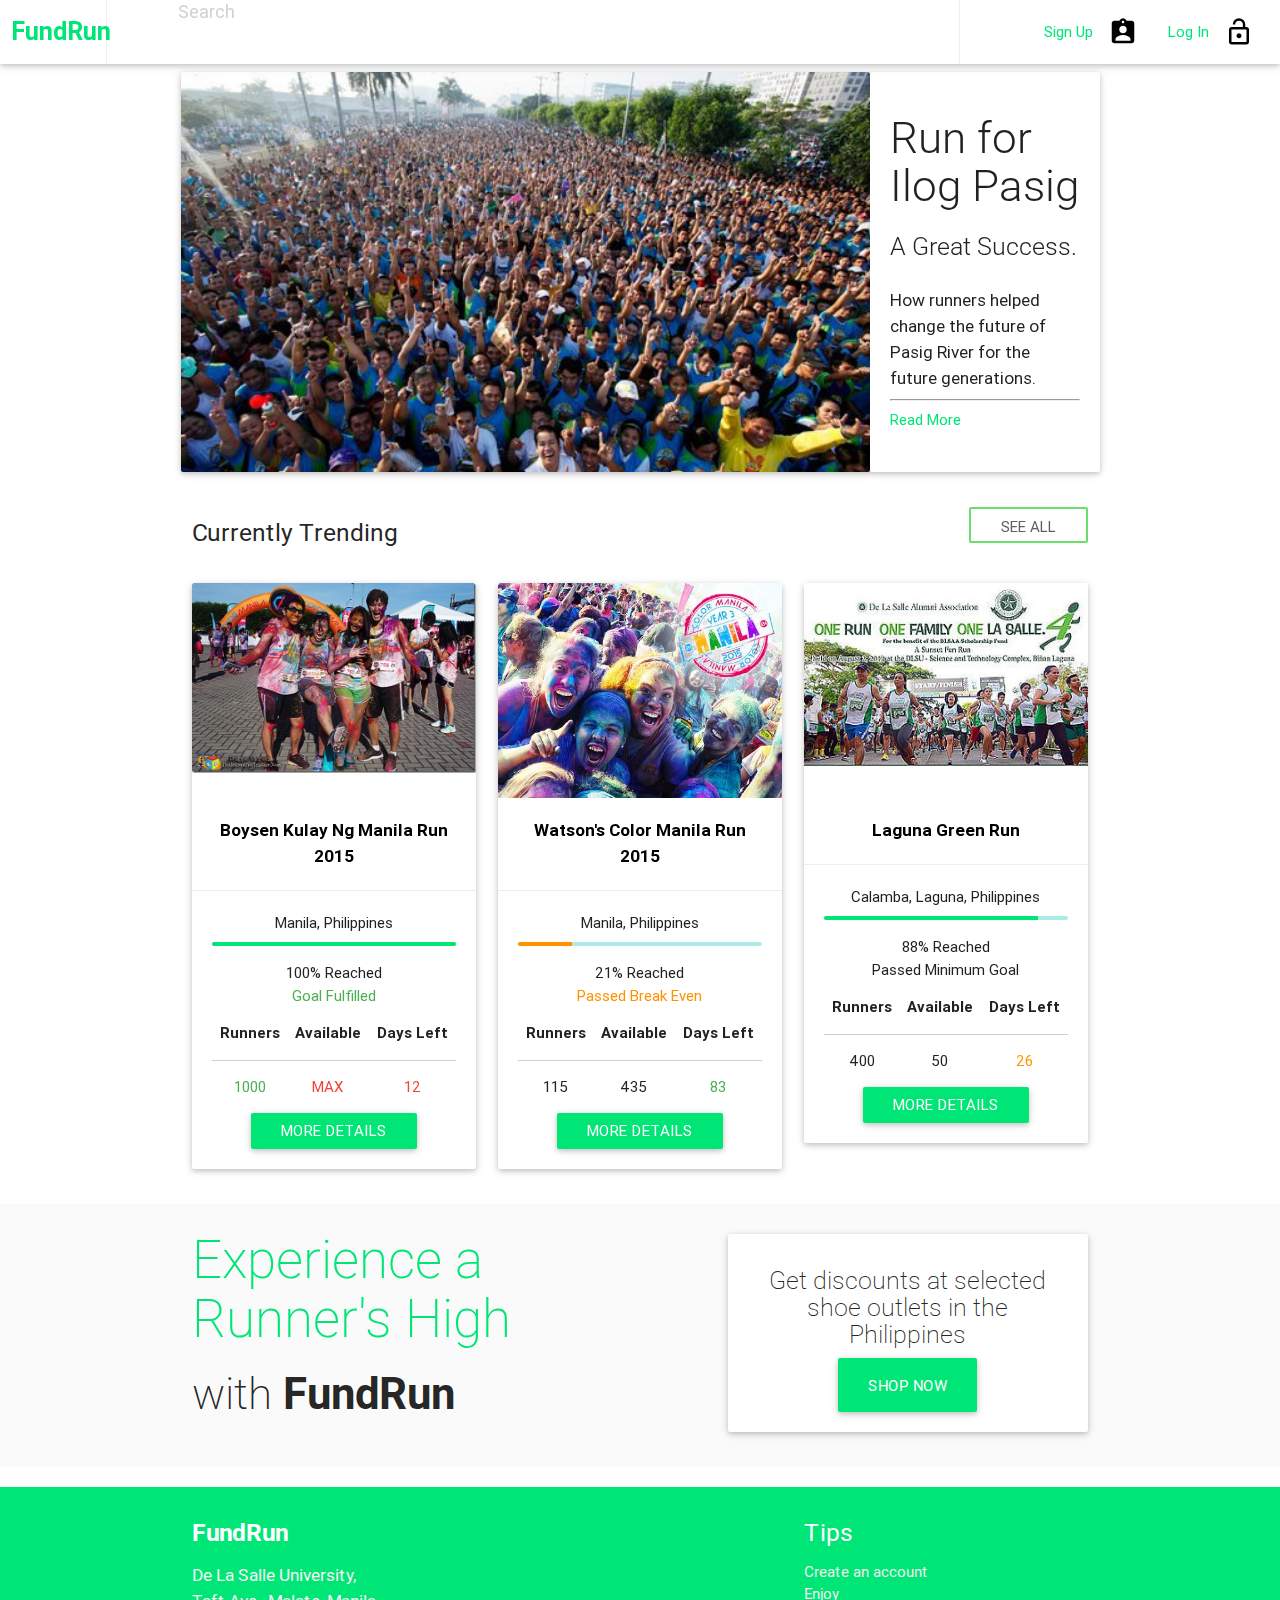
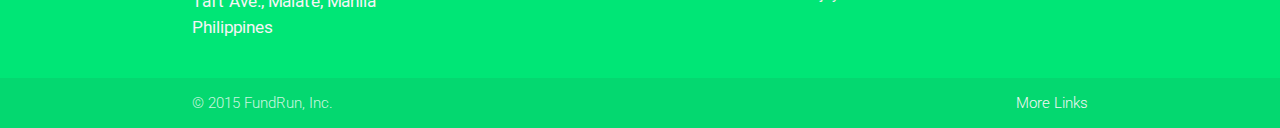
<file: index.html>
<!-- 
    Developed and designed by: LAURENZ TOLENTINO
    COLLEGE OF COMPUTER STUDIES
    COMPUTER SCIENCE - SOFTWARE TECHNOLOGY
    laurenz@outlook.ph
-->
<!doctype html>
<html>
    <head>
        <title>FundRun</title>
        <!-- Google styles -->        
        <link href="https://fonts.googleapis.com/icon?family=Material+Icons" rel="stylesheet"/>
        <link href='http://fonts.googleapis.com/css?family=Source+Sans+Pro:300,400,700' rel='stylesheet' type='text/css'/>
        <link href='http://fonts.googleapis.com/css?family=Vollkorn|Open+Sans:400,700' rel='stylesheet' type='text/css'/> 
        
        <!--Import materialize.css-->
        <link href='https://fonts.googleapis.com/css?family=Roboto:400,300,100,700,900,500' rel='stylesheet' type='text/css'>
        <link type="text/css" rel="stylesheet" href="css/animate.min.css"/>
        <link type="text/css" rel="stylesheet" href="css/materialize.css"  media="screen,projection"/>	      
        <link type="text/css" rel="stylesheet" href="css/styles.css"/>
        <link type="text/css" rel="stylesheet" href="css/animation.css"/>        
        <!-- Favicon -->
        <link rel="icon" type="image/png" href="assets/img/hack2015-favicon.png">
        <!-- jquery -->
        <script type="text/javascript" src="js/jquery-2.1.3.min.js"></script>      
                
        <!--Let browser know website is optimized for mobile-->
        <meta name="viewport" content="width=device-width, initial-scale=1.0, maximum-scale=1.0, user-scalable=yes"/>   
        <!-- Scroll Animation Initialize -->
        <style> [data-sr] { visibility: hidden; } </style>        
    </head>
    <!-- Start of Body -->
    <body class="white">
        <!-- 
            Navigation Area
        -->
        <div class="navbar-fixed ">
            <nav class="white-trans">
                <div class="nav-wrapper black-text">
                    <div class="row">
                        <div class="col s2 m1 right-border-grey">
                            <p class="flow-text center green-text text-accent-3 roboto-700"
                               style="margin-top: 0px;">
                                FundRun
                            </p>
                        </div>
                        <div class="col s5 m8 right-border-grey">
                            <form>
                                <div class="input-field">
                                    <input id="search" type="search" required placeholder="Search">
                                    <label for="search"><i class="material-icons">search</i></label>
                                </div>
                            </form>
                        </div>
                        <div class="col s10 m3 right">
                            <ul class="right hide-on-med-and-down black-text">
                                <li>
                                    <a href="#" class="green-text text-accent-3">
                                        <i class="material-icons right black-text">
                                            assignment_ind
                                        </i>
                                        Sign Up
                                    </a>
                                </li>
                                <li>
                                    <a href="#" class="green-text text-accent-3">
                                        <i class="material-icons right black-text">
                                            lock_open
                                        </i>
                                        Log In
                                    </a>
                                </li>
                            </ul>
                        </div>
                    </div>                                                
                </div>
            </nav>
        </div>
        <!-- 
            Main Content
        -->
        <section>
            <!-- Story Promotion --> 
            <div id="stories" class="container">
                <div class="row">
                    <div class="col s12 m9 no-padding">
                        <div class="card">
                            <div class="card-image story-image-big">
                                <img src="assets/img/story-5.jpg">                                     
                            </div>                                               
                        </div>
                    </div>
                    <div class="col s12 m3 no-padding">
                        <div class="card waves-effect waves-green">
                            <div class="card-content story-image-big">
                                <h3 class="roboto-300 left-align">
                                    Run for Ilog Pasig
                                </h3>
                                <p class="flow-text">
                                    A Great Success.
                                </p>
                                <br>
                                <p>
                                    How runners helped change the future of Pasig River for the
                                    future generations.
                                </p>
                                <hr>
                                <span class="green-text text-accent-3">
                                    Read More
                                </span>
                            </div>
                        </div>                        
                    </div>
                </div>
            </div>
            <!-- 
                Promoted Events
            -->
            <div id="promoted-events" class="container">
                <div class="row">
                    <div class="col s9">
                        <h5>Currently Trending</h5>
                    </div>
                    <div class="col s3 right-align">
                        <button class="btn-flat waves-effect waves-yellow border-green grey-text text-darken-2">
                            See All
                        </button>
                    </div>
                </div>
                <!-- 
                    Event Cards
                    3 Columns
                -->
                <div class="row">
                    <div class="col s12 m4">
                        <!-- Single Card -->
                        <div class="card">
                            <!-- Event Image -->
                            <div class="card-image event-image waves-effect waves-block waves-light">
                                <a href="events/boysen.html">
                                    <img class="activator" src="assets/img/fun-run-1.jpg">                                
                                </a>
                            </div>
                            <!-- Event Title -->
                            <div class="card-content waves-effect waves-block">
                                <p class="activator black-text roboto-700 center">
                                    Boysen Kulay Ng Manila Run 2015
                                </p>                                
                            </div>
                            <!-- Event Details -->
                            <div class="activator card-action waves-effect waves-block center">
                                <div id="location">
                                    <span class="activator waves-effect">
                                        Manila, Philippines
                                    </span>
                                </div>
                                <div class="progress">
                                    <div class="determinate green accent-3" style="width: 100%"></div>
                                </div>
                                <div id="status">
                                    <span class="activator waves-effect">
                                        100% Reached
                                    </span> <br>
                                    <span class="activator waves-effect green-text">
                                        Goal Fulfilled
                                    </span>
                                </div>
                                <div id="quick-details" class="activator">
                                    <table class="responsive-table centered activator">
                                        <thead class="activator">
                                            <tr>
                                                <th class="activator">Runners</th>
                                                <th>Available</th>
                                                <th>Days Left</th>
                                            </tr>
                                        </thead>
                                        <tbody>
                                            <tr>
                                                <td class="green-text">1000</td>
                                                <td class="red-text">MAX</td>
                                                <td class="red-text">12</td>
                                            </tr>
                                        </tbody>
                                    </table>
                                </div>
                                <div class="btn center green accent-3 white-text">
                                    <span class="activator">
                                        MORE DETAILS
                                    </span>
                                </div>
                            </div>
                            <!-- Event More Detail -->
                            <div class="card-reveal">
                                <span class="card-title grey-text text-darken-4">
                                    <i class="material-icons right">
                                        close
                                    </i>
                                    Boysen Kulay Ng Manila 2015
                                </span>                                      
                                <p>
                                    One of the biggest fun runs in Manila is back for it's 2nd year!
                                </p>
                            </div>
                        </div>
                    </div>
                    <div class="col s12 m4">
                        <!-- Single Card -->
                        <div class="card">
                            <!-- Event Image -->
                            <div class="card-image event-image waves-effect waves-block waves-light">
                                <img class="activator" src="assets/img/fun-run-2.jpg">                                
                            </div>
                            <!-- Event Title -->
                            <div class="card-content waves-effect waves-block">
                                <p class="activator black-text roboto-700 center">
                                    Watson's Color Manila Run 2015
                                </p>                                
                            </div>
                            <!-- Event Details -->
                            <div class="activator card-action waves-effect waves-block center">
                                <div id="location">
                                    <span class="activator waves-effect">
                                        Manila, Philippines
                                    </span>
                                </div>
                                <div class="progress">
                                    <div class="determinate orange accent-3" style="width: 22%"></div>
                                </div>
                                <div id="status">
                                    <span class="activator waves-effect">
                                        21% Reached
                                    </span> <br>
                                    <span class="activator waves-effect orange-text text-accent-3">
                                        Passed Break Even
                                    </span>
                                </div>
                                <div id="quick-details" class="activator">
                                    <table class="responsive-table centered activator">
                                        <thead class="activator">
                                            <tr>
                                                <th>Runners</th>
                                                <th>Available</th>
                                                <th>Days Left</th>
                                            </tr>
                                        </thead>
                                        <tbody>
                                            <tr>
                                                <td>115</td>
                                                <td>435</td>
                                                <td class="green-text">83</td>
                                            </tr>
                                        </tbody>
                                    </table>
                                </div>
                                <div class="btn center green accent-3 white-text">
                                    <span class="activator">
                                        MORE DETAILS
                                    </span>
                                </div>
                            </div>
                            <!-- Event More Detail -->
                            <div class="card-reveal">
                                <span class="card-title grey-text text-darken-4">
                                    <i class="material-icons right">
                                        close
                                    </i>
                                    Watson's Manila Color Run 2015                                    
                                </span>                                      
                                <p>
                                    One of the biggest fun runs in Manila is back for it's 3rd year!
                                </p>
                            </div>
                        </div>
                    </div>
                    <div class="col s12 m4">
                        <!-- Single Card -->
                        <div class="card">
                            <!-- Event Image -->
                            <div class="card-image event-image waves-effect waves-block waves-light">
                                <a href="events/laguna-green-run.html">
                                    <img class="activator" src="assets/img/fun-run-3.jpg">  
                                </a>                              
                            </div>
                            <!-- Event Title -->
                            <div class="card-content waves-effect waves-block">
                                <p class="activator black-text roboto-700 center">
                                    Laguna Green Run
                                </p>                                
                            </div>
                            <!-- Event Details -->
                            <div class="activator card-action waves-effect waves-block center">
                                <div id="location">
                                    <span class="activator waves-effect">
                                        Calamba, Laguna, Philippines
                                    </span>
                                </div>
                                <div class="progress">
                                    <div class="determinate green accent-3" style="width: 88%"></div>
                                </div>
                                <div id="status">
                                    <span class="activator waves-effect">
                                        88% Reached
                                    </span> <br>
                                    <span class="activator waves-effect">
                                        Passed Minimum Goal
                                    </span>
                                </div>
                                <div id="quick-details" class="activator">
                                    <table class="responsive-table centered activator">
                                        <thead class="activator">
                                            <tr>
                                                <th>Runners</th>
                                                <th>Available</th>
                                                <th>Days Left</th>
                                            </tr>
                                        </thead>
                                        <tbody>
                                            <tr>
                                                <td>400</td>
                                                <td>50</td>
                                                <td class="orange-text">26</td>
                                            </tr>
                                        </tbody>
                                    </table>
                                </div>
                                <div class="btn center green accent-3 white-text">
                                    <span class="activator">
                                        MORE DETAILS
                                    </span>
                                </div>
                            </div>
                            <!-- Event More Detail -->
                            <div class="card-reveal">
                                <span class="card-title grey-text text-darken-4">
                                    <i class="material-icons right">
                                        close
                                    </i>
                                    Laguna Green Run                                   
                                </span>                                      
                                <p>
                                    Partake in "Laguna Green Run: One Run, One Family, One La Salle"
                                    as members of the De La Salle University - Science
                                    and Technology Complex and De La Salle University - Manila 
                                    celebrate in both campuses' unity. 
                                </p>
                            </div>
                        </div>
                    </div>
                </div>
            </div>            
        </section>
        <section>
            <div class="grey lighten-5">
                <div class="row">
                    <div class="container">
                        <div class="row">
                            <div class="col s7">
                                <h2 class="green-text text-accent-3 roboto-200">
                                    Experience a<br>
                                    Runner's High
                                </h2>
                                <h3 class="roboto-700">
                                    <span class="roboto-200">with</span> FundRun
                                </h3>
                            </div>
                            <div class="col s5">
                                <br>
                                <div class="card">
                                    <div class="card-content">
                                        <h5 class="roboto-200 center">
                                            Get discounts at selected shoe outlets in the Philippines
                                        </h5>
                                        <div class="center">
                                            <button class="btn-large green accent-3">Shop Now</button>
                                        </div>
                                    </div>
                                </div>
                            </div>
                        </div>
                    </div>
                </div>
            </div>
        </section>
        <footer class="page-footer green accent-3">
            <div class="container">
                <div class="row">
                    <div class="col l6 s12">
                        <h5 class="white-text roboto-700">
                            FundRun
                        </h5>
                        <p class="grey-text text-lighten-4">
                            De La Salle University, <br>
                            Taft Ave., Malate, Manila <br>
                            Philippines
                        </p>
                    </div>
                    <div class="col l4 offset-l2 s12">
                        <h5 class="white-text">Tips</h5>
                        <ul>
                            <li><a class="grey-text text-lighten-3" href="#!">Create an account</a></li>
                            <li><a class="grey-text text-lighten-3" href="#!">Enjoy</a></li>                            
                        </ul>
                    </div>
                </div>
            </div>
          <div class="footer-copyright">
            <div class="container">
            © 2015 FundRun, Inc.
            <a class="grey-text text-lighten-4 right" href="#!">More Links</a>
            </div>
          </div>
        </footer>
        
        <!-- 
            Javascript only
        -->        
        <script type="text/javascript" src="js/jquery-2.1.3.min.js"></script>
      	<script type="text/javascript" src="js/materialize.min.js"></script>        
        <script src='js/scrollReveal.min.js'></script>
        <script src="js/laurenz.js"></script>
         
        <script>
             window.sr = new scrollReveal();
        </script>
    </body>
</html>
</file>
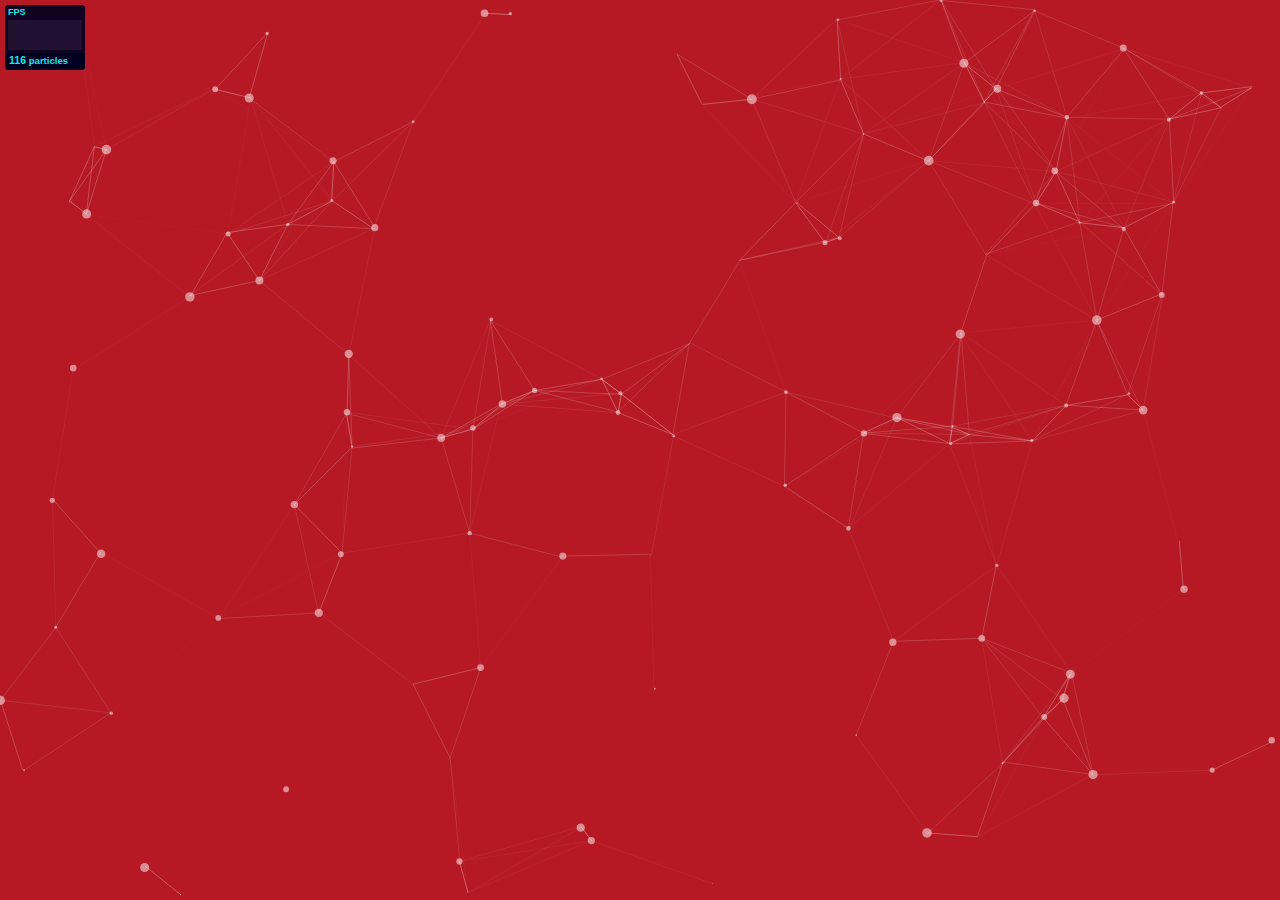
<file: demo/index.html>
<!DOCTYPE html>
<html lang="en">
<head>
  <meta charset="utf-8">
  <title>particles.js</title>
  <meta name="description" content="particles.js is a lightweight JavaScript library for creating particles.">
  <meta name="author" content="Vincent Garreau" />
  <meta name="viewport" content="width=device-width, initial-scale=1.0, minimum-scale=1.0, maximum-scale=1.0, user-scalable=no">
  <link rel="stylesheet" media="screen" href="css/style.css">
</head>
<body>

<!-- count particles -->
<div class="count-particles">
  <span class="js-count-particles">--</span> particles
</div>

<!-- particles.js container -->
<div id="particles-js"></div>

<!-- scripts -->
<script src="particles.js"></script>
<script src="js/app.js"></script>

<!-- stats.js -->
<script src="js/lib/stats.js"></script>
<script>
  var count_particles, stats, update;
  stats = new Stats;
  stats.setMode(0);
  stats.domElement.style.position = 'absolute';
  stats.domElement.style.left = '0px';
  stats.domElement.style.top = '0px';
  document.body.appendChild(stats.domElement);
  count_particles = document.querySelector('.js-count-particles');
  update = function() {
    stats.begin();
    stats.end();
    if (window.pJSDom[0].pJS.particles && window.pJSDom[0].pJS.particles.array) {
      count_particles.innerText = window.pJSDom[0].pJS.particles.array.length;
    }
    requestAnimationFrame(update);
  };
  requestAnimationFrame(update);
</script>

</body>
</html>
</file>
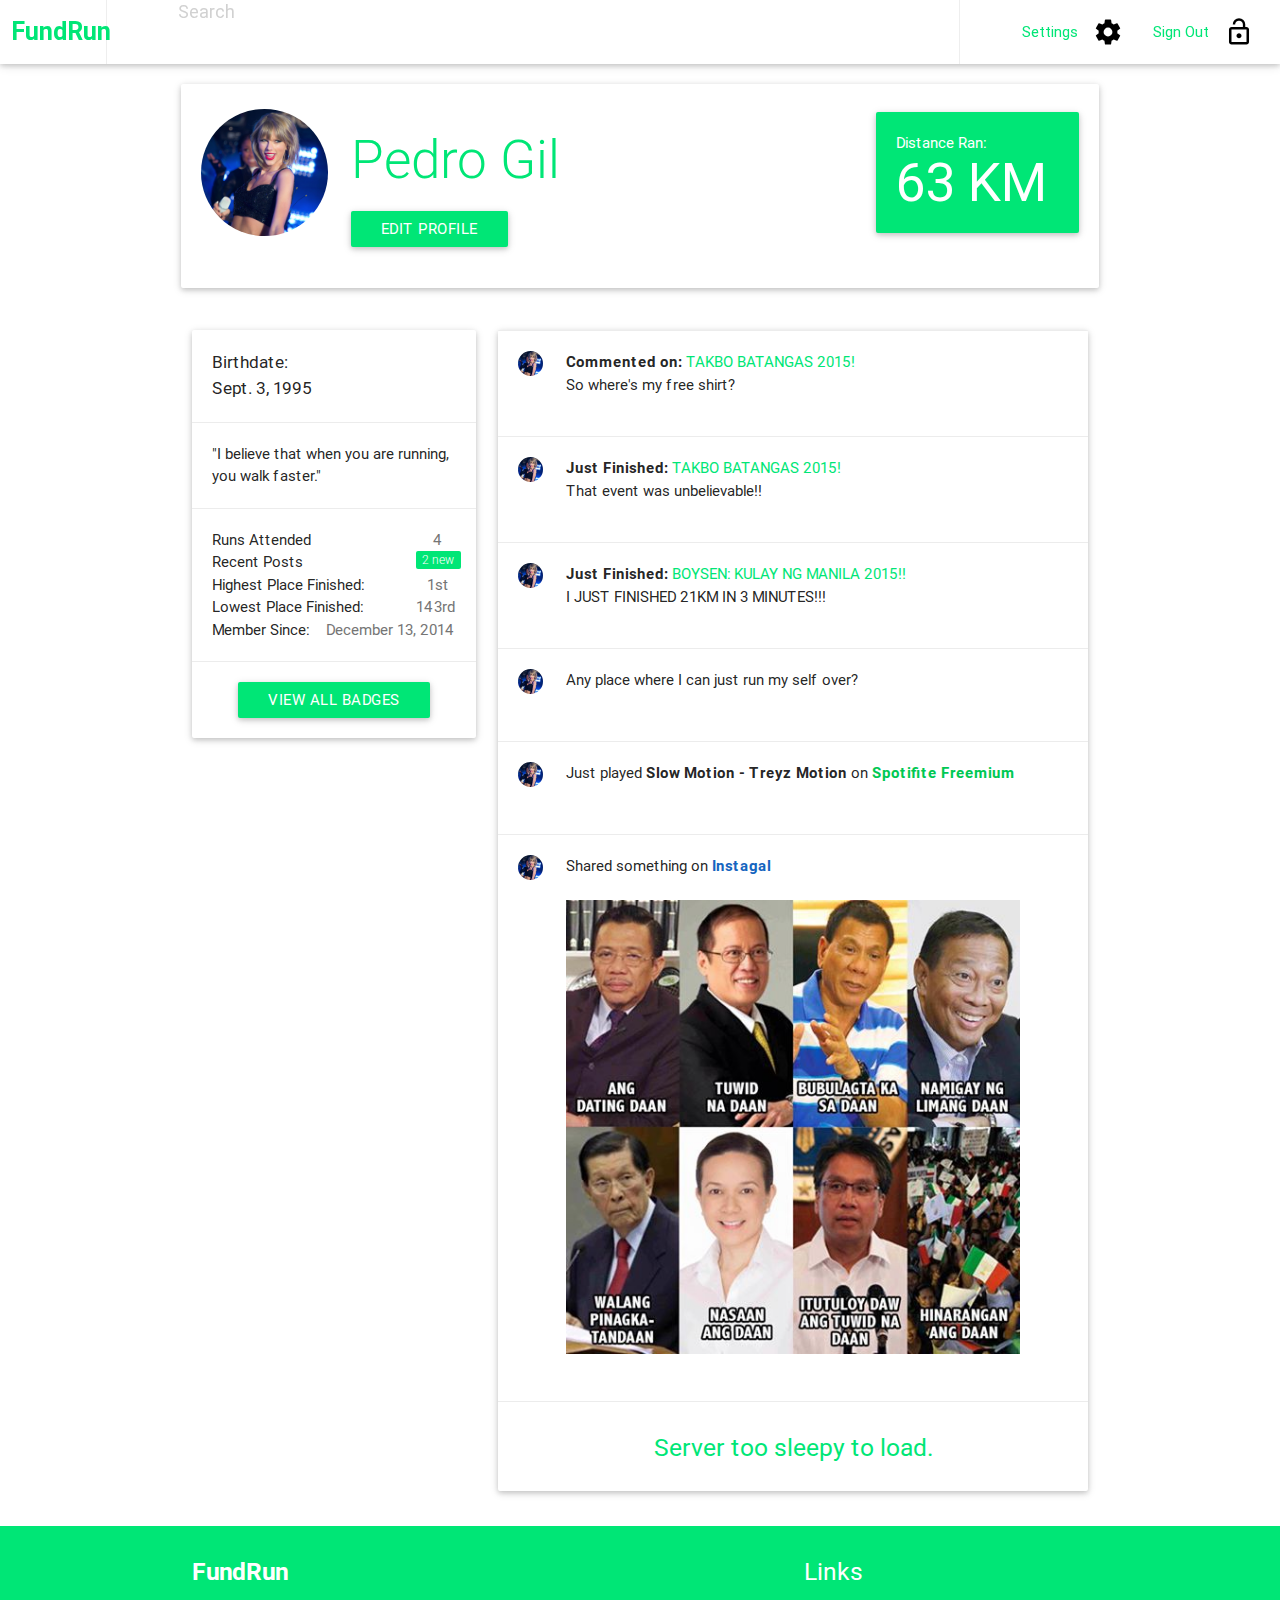
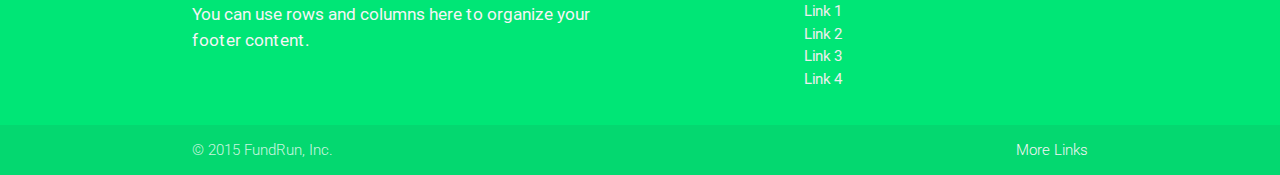
<file: pedro.gil.html>
<!-- 
    Developed and designed by: LAURENZ TOLENTINO
    COLLEGE OF COMPUTER STUDIES
    COMPUTER SCIENCE - SOFTWARE TECHNOLOGY
    laurenz@outlook.ph
-->
<!doctype html>
<html>
    <head>
        <title>FundRun</title>
        <!-- Google styles -->        
        <link href="https://fonts.googleapis.com/icon?family=Material+Icons" rel="stylesheet"/>
        <link href='http://fonts.googleapis.com/css?family=Source+Sans+Pro:300,400,700' rel='stylesheet' type='text/css'/>
        <link href='http://fonts.googleapis.com/css?family=Vollkorn|Open+Sans:400,700' rel='stylesheet' type='text/css'/> 
        
        <!--Import materialize.css-->
        <link href='https://fonts.googleapis.com/css?family=Roboto:400,300,100,700,900,500' rel='stylesheet' type='text/css'>
        <link type="text/css" rel="stylesheet" href="css/animate.min.css"/>
        <link type="text/css" rel="stylesheet" href="css/materialize.css"  media="screen,projection"/>	      
        <link type="text/css" rel="stylesheet" href="css/styles.css"/>
        <link type="text/css" rel="stylesheet" href="css/animation.css"/>        
        <!-- Favicon -->
        <link rel="icon" type="image/png" href="assets/img/hack2015-favicon.png">
        <!-- jquery -->
        <script type="text/javascript" src="js/jquery-2.1.3.min.js"></script>      
                
        <!--Let browser know website is optimized for mobile-->
        <meta name="viewport" content="width=device-width, initial-scale=1.0, maximum-scale=1.0, user-scalable=yes"/>   
        <!-- Scroll Animation Initialize -->
        <style> [data-sr] { visibility: hidden; } </style>        
    </head>
    <!-- Start of Body -->
    <body class="white">
        <!-- 
            Navigation Area
        -->
        <div class="navbar-fixed ">
            <nav class="white-trans">
                <div class="nav-wrapper black-text">
                    <div class="row">
                        <div class="col s2 m1 right-border-grey">
                            <p class="flow-text center green-text text-accent-3 roboto-700"
                               style="margin-top: 0px;">
                                FundRun
                            </p>
                        </div>
                        <div class="col s5 m8 right-border-grey">
                            <form>
                                <div class="input-field">
                                    <input id="search" type="search" required placeholder="Search">
                                    <label for="search"><i class="material-icons">search</i></label>
                                </div>
                            </form>
                        </div>
                        <div class="col s10 m3 right">
                            <ul class="right hide-on-med-and-down black-text">
                                <li>
                                    <a href="#" class="green-text text-accent-3">
                                        <i class="material-icons right black-text">
                                            settings 
                                        </i>
                                        Settings
                                    </a>
                                </li>
                                <li>
                                    <a href="#" class="green-text text-accent-3">
                                        <i class="material-icons right black-text">
                                            lock_open
                                        </i>
                                        Sign Out
                                    </a>
                                </li>
                            </ul>
                        </div>
                    </div>                                                
                </div>
            </nav>
        </div>
        <!-- 
            Main Content
        -->
        <section>
            <div class="row"></div>
            <div class="container">
                <div class="row">
                    <div class="card">
                        <div class="card-content">
                            <div class="row valign-wrapper">
                                <div class="col s2">
                                    <img src="assets/img/pedro-gil.jpg" class="circle responsive-img"
                                         style="overflow: hidden;">
                                </div>
                                <div class="col s7">
                                    <h2 class="green-text text-accent-3 roboto-300">
                                        Pedro Gil
                                    </h2>
                                    <button class="btn green accent-3">
                                        Edit Profile
                                    </button>
                                </div>
                                <div class="col s3">
                                    <div class="card green accent-3">
                                        <div class="card-content white-text">
                                            <span>Distance Ran: </span>
                                            <h2 class="no-margin">63 KM</h2>
                                        </div>
                                    </div>
                                </div>
                            </div>
                        </div>                        
                    </div>                    
                </div>
                <div class="row">
                    <div class="col s4">
                        <div class="card">
                            <div class="card-content">
                                <p>
                                    Birthdate: <br>
                                    Sept. 3, 1995
                                </p>
                            </div>
                            <div class="card-action">
                                "I believe that when you are running, you walk faster."
                            </div>
                            <div class="card-action">
                                <span>Runs Attended</span>
                                <span class="badge">4</span>
                                <br>
                                <span>Recent Posts</span>
                                <span class="new badge green accent-3">2</span>
                                <br>
                                <span>Highest Place Finished:</span>
                                <span class="badge">1st</span>
                                <br>
                                <span>Lowest Place Finished:</span>
                                <span class="badge">143rd</span>
                                <br>
                                <span>Member Since: </span>
                                <span class="badge">December 13, 2014</span>
                            </div>
                            <div class="card-action center">
                                <button class="btn green accent-3">
                                    View All Badges
                                </button>
                            </div>
                        </div>
                    </div>
                    <div class="col s8">
                        <div class="card">
                            <div class="card-action">
                                <div class="row valign">
                                    <div class="col s1">
                                        <img src="assets/img/pedro-gil.jpg" class="circle responsive-img"
                                         style="overflow: hidden;">
                                    </div>
                                    <div class="col s10">
                                        <span>
                                            <b>Commented on: </b>                                            
                                            <a href="events/takbo-batangas.html" class="green-text text-accent-3">
                                                Takbo Batangas 2015!
                                            </a>
                                            <br>
                                        </span>
                                        <span>
                                            So where's my free shirt?
                                        </span>
                                    </div>
                                </div>
                            </div>
                            <div class="card-action">
                                <div class="row valign">
                                    <div class="col s1">
                                        <img src="assets/img/pedro-gil.jpg" class="circle responsive-img"
                                         style="overflow: hidden;">
                                    </div>
                                    <div class="col s10">
                                        <span>
                                            <b>Just Finished: </b>                                            
                                            <a href="events/takbo-batangas.html" class="green-text text-accent-3">
                                                Takbo Batangas 2015!
                                            </a>
                                            <br>
                                        </span>
                                        <span>
                                            That event was unbelievable!!
                                        </span>
                                    </div>
                                </div>
                            </div>
                            <div class="card-action">
                                <div class="row valign">
                                    <div class="col s1">
                                        <img src="assets/img/pedro-gil.jpg" class="circle responsive-img"
                                         style="overflow: hidden;">
                                    </div>
                                    <div class="col s10">
                                        <span>
                                            <b>Just Finished: </b>                                            
                                            <a href="events/takbo-batangas.html" class="green-text text-accent-3">
                                                Boysen: Kulay ng Manila 2015!!
                                            </a>
                                            <br>
                                        </span>
                                        <span>
                                            I JUST FINISHED 21KM IN 3 MINUTES!!!
                                        </span>
                                    </div>
                                </div>
                            </div>
                            <div class="card-action">
                                <div class="row valign">
                                    <div class="col s1">
                                        <img src="assets/img/pedro-gil.jpg" class="circle responsive-img"
                                         style="overflow: hidden;">
                                    </div>
                                    <div class="col s10">
                                        <span>
                                            Any place where I can just run my self over?
                                        </span>
                                    </div>
                                </div>
                            </div>
                            <div class="card-action">
                                <div class="row valign">
                                    <div class="col s1">
                                        <img src="assets/img/pedro-gil.jpg" class="circle responsive-img"
                                         style="overflow: hidden;">
                                    </div>
                                    <div class="col s10">
                                        <span>
                                            Just played <b> Slow Motion - Treyz Motion </b> on
                                            <b class="green-text text-accent-4">Spotifite Freemium </b>
                                        </span>
                                    </div>
                                </div>
                            </div>
                            <div class="card-action">
                                <div class="row valign">
                                    <div class="col s1">
                                        <img src="assets/img/pedro-gil.jpg" class="circle responsive-img"
                                         style="overflow: hidden;">
                                    </div>
                                    <div class="col s10">
                                        <span>
                                            Shared something on <b class="blue-text text-darken-3">Instagal</b>
                                            <br><br>
                                            <img class="responsive-img" src="assets/img/instagal-post.jpg">
                                        </span>
                                    </div>
                                </div>
                            </div>
                            <div class="card-action">
                                <h5 class="center green-text text-accent-3">
                                    Server too sleepy to load.
                                </h5>
                            </div>
                        </div>
                    </div>
                </div>
            </div>
        </section>
        <footer class="page-footer green accent-3">
            <div class="container">
                <div class="row">
                    <div class="col l6 s12">
                        <h5 class="white-text roboto-700">
                            FundRun
                        </h5>
                        <p class="grey-text text-lighten-4">
                            You can use rows and columns here to organize your footer content.
                        </p>
                    </div>
                    <div class="col l4 offset-l2 s12">
                        <h5 class="white-text">Links</h5>
                        <ul>
                            <li><a class="grey-text text-lighten-3" href="#!">Link 1</a></li>
                            <li><a class="grey-text text-lighten-3" href="#!">Link 2</a></li>
                            <li><a class="grey-text text-lighten-3" href="#!">Link 3</a></li>
                            <li><a class="grey-text text-lighten-3" href="#!">Link 4</a></li>
                        </ul>
                    </div>
                </div>
            </div>
          <div class="footer-copyright">
            <div class="container">
            © 2015 FundRun, Inc.
            <a class="grey-text text-lighten-4 right" href="#!">More Links</a>
            </div>
          </div>
        </footer>
        
        <!-- 
            Javascript only
        -->        
        <script type="text/javascript" src="js/jquery-2.1.3.min.js"></script>
      	<script type="text/javascript" src="js/materialize.min.js"></script>        
        <script src='js/scrollReveal.min.js'></script>
        <script src="js/laurenz.js"></script>
         
        <script>
             window.sr = new scrollReveal();
        </script>
    </body>
</html>
</file>
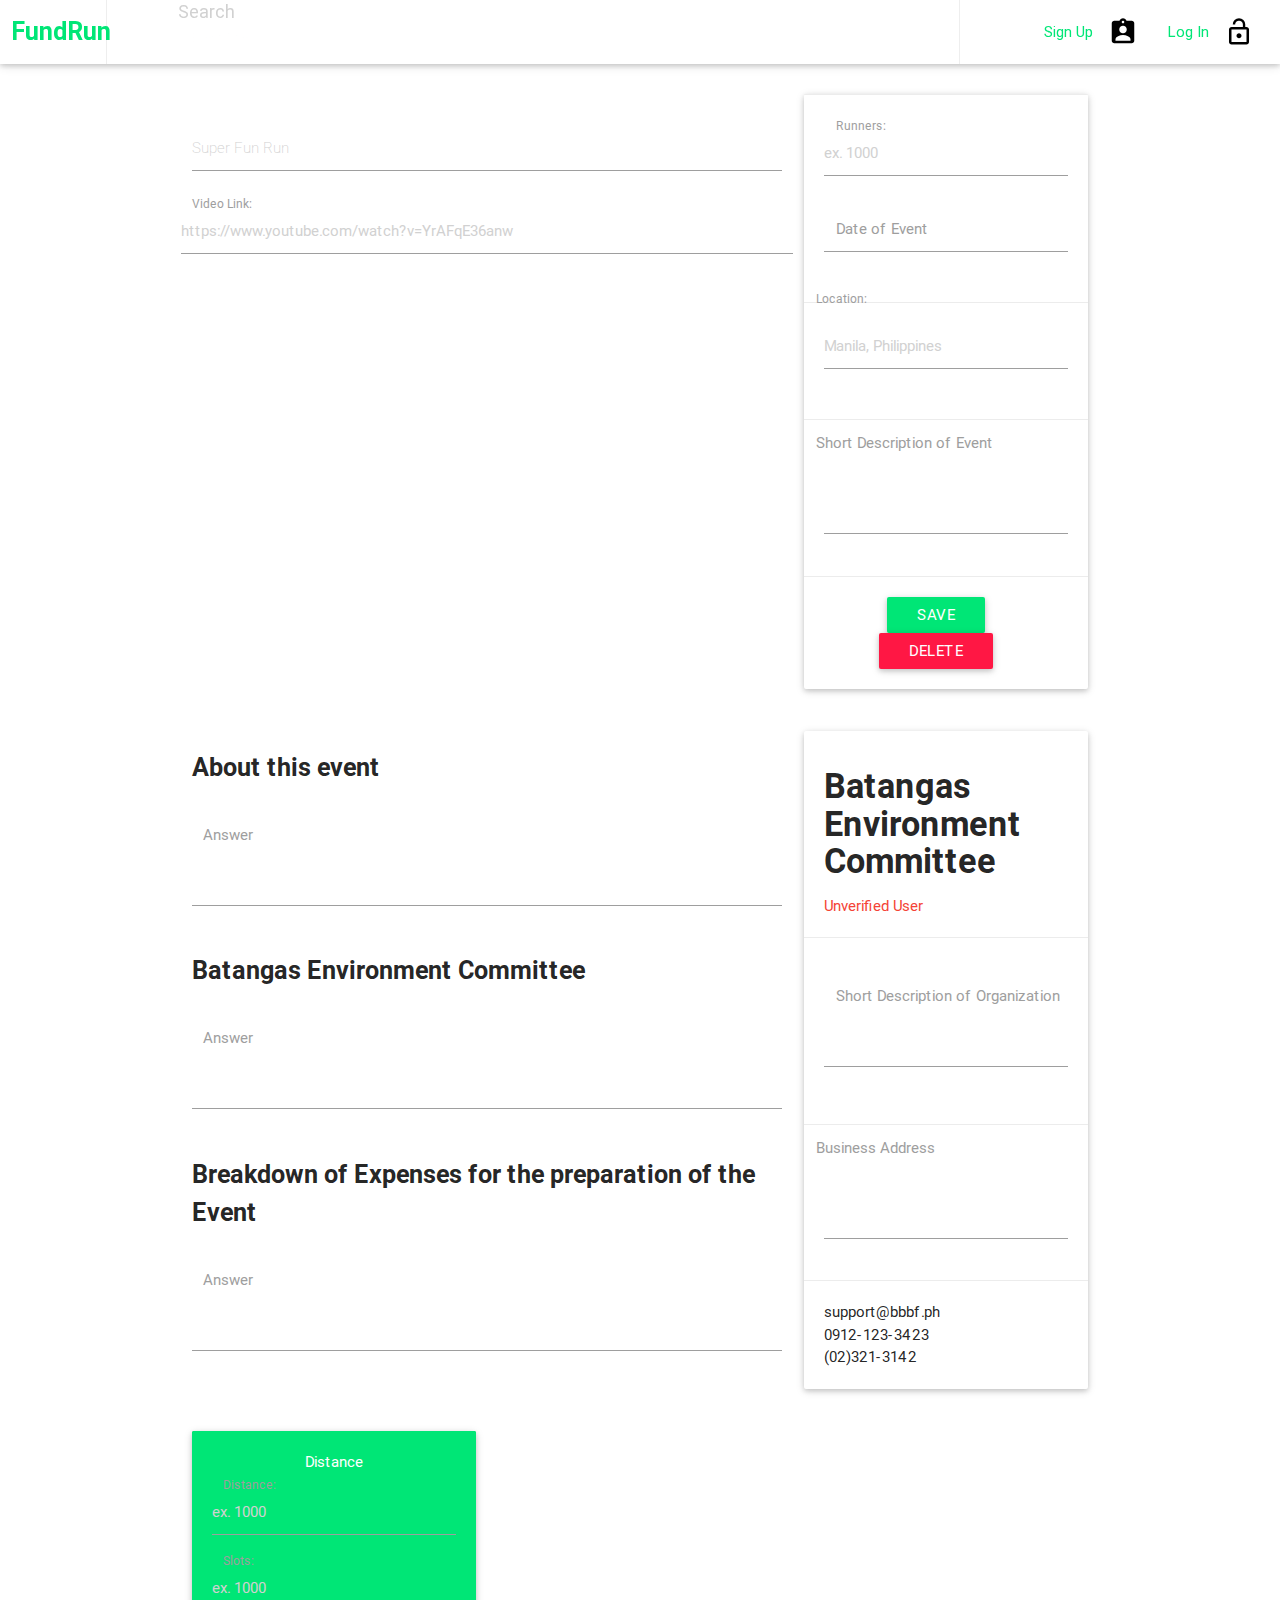
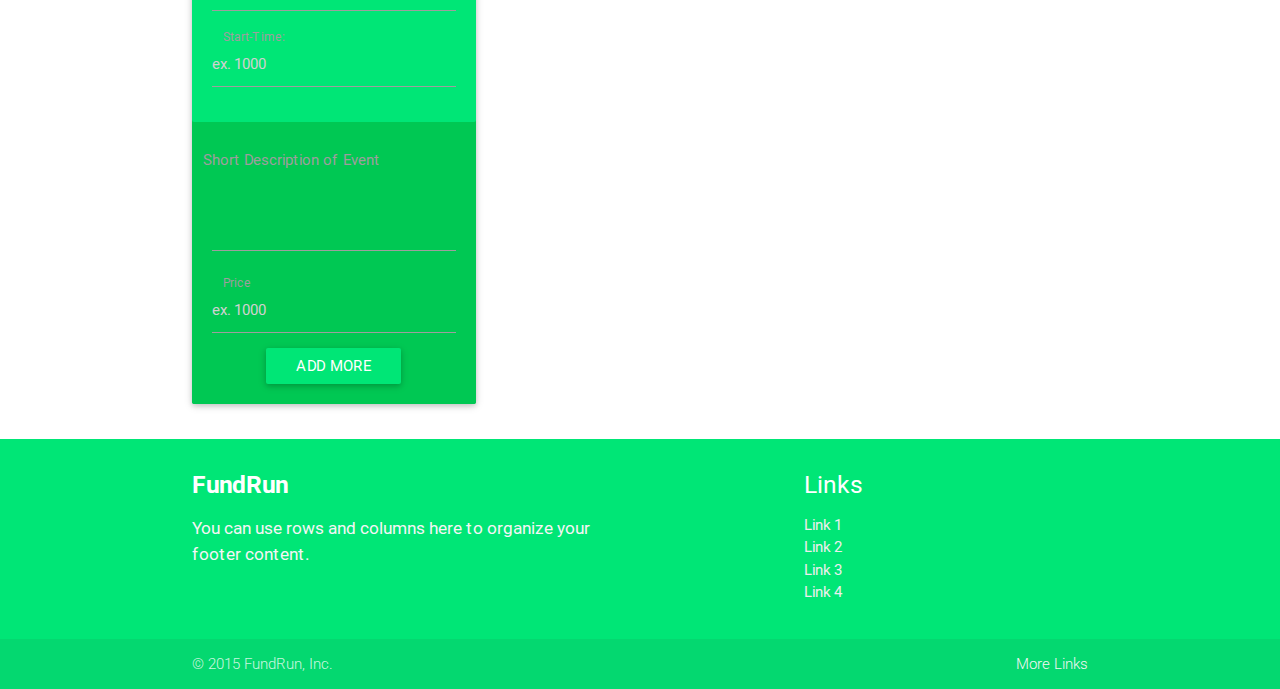
<file: sign-up.html>
<!-- 
    Developed and designed by: LAURENZ TOLENTINO
    COLLEGE OF COMPUTER STUDIES
    COMPUTER SCIENCE - SOFTWARE TECHNOLOGY
    laurenz@outlook.ph
-->
<!doctype html>
<html>
    <head>
        <title>FundRun</title>
        <!-- Google styles -->        
        <link href="https://fonts.googleapis.com/icon?family=Material+Icons" rel="stylesheet"/>
        <link href='http://fonts.googleapis.com/css?family=Source+Sans+Pro:300,400,700' rel='stylesheet' type='text/css'/>
        <link href='http://fonts.googleapis.com/css?family=Vollkorn|Open+Sans:400,700' rel='stylesheet' type='text/css'/> 
        
        <!--Import materialize.css-->
        <link href='https://fonts.googleapis.com/css?family=Roboto:400,300,100,700,900,500' rel='stylesheet' type='text/css'>
        <link type="text/css" rel="stylesheet" href="../css/animate.min.css"/>
        <link type="text/css" rel="stylesheet" href="../css/materialize.css"  media="screen,projection"/>	      
        <link type="text/css" rel="stylesheet" href="../css/styles.css"/>
        <link type="text/css" rel="stylesheet" href="../css/animation.css"/>        
        <!-- Favicon -->
        <link rel="icon" type="image/png" href="../assets/img/hack2015-favicon.png">
        <!-- jquery -->
        <script type="text/javascript" src="../js/jquery-2.1.3.min.js"></script>      
                
        <!--Let browser know website is optimized for mobile-->
        <meta name="viewport" content="width=device-width, initial-scale=1.0, maximum-scale=1.0, user-scalable=yes"/>   
        <!-- Scroll Animation Initialize -->
        <style> [data-sr] { visibility: hidden; } </style>        
    </head>
    <!-- Start of Body -->
    <body class="white">
        <!-- 
            Navigation Area
        -->
        <div class="navbar-fixed ">
            <nav class="white-trans">
                <div class="nav-wrapper black-text">
                    <div class="row">
                        <div class="col s2 m1 right-border-grey">
                            <p class="flow-text center green-text text-accent-3 roboto-700"
                               style="margin-top: 0px;">
                                FundRun
                            </p>
                        </div>
                        <div class="col s5 m8 right-border-grey">
                            <form>
                                <div class="input-field">
                                    <input id="search" type="search" required placeholder="Search">
                                    <label for="search"><i class="material-icons">search</i></label>
                                </div>
                            </form>
                        </div>
                        <div class="col s10 m3 right">
                            <ul class="right hide-on-med-and-down black-text">
                                <li>
                                    <a href="#" class="green-text text-accent-3">
                                        <i class="material-icons right black-text">
                                            assignment_ind
                                        </i>
                                        Sign Up
                                    </a>
                                </li>
                                <li>
                                    <a href="#" class="green-text text-accent-3">
                                        <i class="material-icons right black-text">
                                            lock_open
                                        </i>
                                        Log In
                                    </a>
                                </li>
                            </ul>
                        </div>
                    </div>                                                
                </div>
            </nav>
        </div>
        <!-- 
            Main Content
        -->
        <section>
            <div class="container">
                <div class="row">
                    <div class="col s12 m8 input-field">
                        <h2 class="roboto-200 green-text text-accent-3 hide-on-small-only">
                            <input placeholder="Super Fun Run" id="first_name" type="text" class="validate">
                            <label for="first_name">Event Title: </label>
                        </h2>
                        <h2 class="roboto-200 flow-text green-text text-accent-3 hide-on-med-and-up">
                            <input placeholder="Super Fun Run" id="first_name" type="text" class="validate">
                            <label for="first_name">Event Title:  </label>
                        </h2>
                        <div class="row input-field">
                            <input placeholder="https://www.youtube.com/watch?v=YrAFqE36anw" 
                                   id="youtubelink" type="text" class="validate">
                            <label for="youtubelink">Video Link:  </label>
                        </div>
                    </div>
                    <div class="col s12 m4">
                        <br>
                        <!-- Single Card -->
                        <div class="card">
                            <!-- Event Image -->                            
                            <div class="card-action">                                
                                <div class="input-field">
                                    <input placeholder="ex. 1000" id="first_name" type="text" class="validate">
                                    <label for="first_name">Runners: </label>  
                                </div>                                
                                <div class="input-field">
                                    <input type="date" class="datepicker" id="date">
                                    <label for="date">Date of Event</label>                                    
                                </div>
                            </div>
                            <div class="card-action input-field">
                                <input placeholder="Manila, Philippines" id="first_name" type="text" class="validate">
                                <label for="first_name">Location: </label>      
                            </div>
                            <div class="card-action input-field">
                                <textarea id="textarea1" class="materialize-textarea"></textarea>
                                <label for="textarea1">Short Description of Event</label>
                            </div>
                            <div class="card-action center">
                                <a class="btn green accent-3 white-text" href="#packages">
                                    Save
                                </a>
                                <a class="btn red accent-3 white-text" href="#packages">
                                    Delete
                                </a>
                            </div>
                        </div>
                    </div>                    
                </div>
            </div>            
            <div class="container">
                <div class="row">
                    <div class="col s12 m8">
                        <p class="flow-text">
                            <b>About this event</b>                                    
                        </p>
                        <div class="input-field">
                            <textarea id="textarea1" class="materialize-textarea"></textarea>
                            <label for="textarea1">Answer</label>
                        </div>
                        <p class="flow-text">
                            <b>Batangas Environment Committee</b>                                    
                        </p>
                        <div class="input-field">
                            <textarea id="textarea1" class="materialize-textarea"></textarea>
                            <label for="textarea1">Answer</label>
                        </div>
                        <p class="flow-text">
                            <b>Breakdown of Expenses for the preparation of the Event</b>                                    
                        </p>
                        <div class="input-field">
                            <textarea id="textarea1" class="materialize-textarea"></textarea>
                            <label for="textarea1">Answer</label>
                        </div>
                    </div>
                    <div class="col s12 m4">
                        <div class="card">
                            <div class="card-content">
                                <h4 class="roboto-700">
                                    Batangas Environment Committee
                                </h4>
                                <span class="red-text">
                                    Unverified User
                                </span>
                            </div>
                            <div class="card-action">
                                <div class="input-field">
                                    <textarea id="textarea1" class="materialize-textarea"></textarea>
                                    <label for="textarea1">Short Description of Organization</label>
                                </div>
                            </div>
                            <div class="card-action input-field">
                                <textarea id="textarea1" class="materialize-textarea"></textarea>
                                <label for="textarea1">Business Address</label>
                            </div>
                            <div class="card-action">
                                support@bbbf.ph <br>
                                0912-123-3423<br>
                                (02)321-3142<br>
                            </div>
                        </div>
                    </div>
                </div>
            </div>            
            <div id="packages">
                <div class="container">
                    <div id="dest" class="row">
                        <div id="copyMe" class="col s12 m4">
                            <div class="card green accent-4 ">
                                <div class="card-content green accent-3 white-text center">
                                    <span class="no-margin">Distance</span>
                                    <div class="input-field">
                                        <input placeholder="ex. 1000" id="first_name" type="text" class="validate">
                                        <label for="first_name">Distance: </label>  
                                    </div>
                                    <div class="input-field">
                                        <input placeholder="ex. 1000" id="first_name" type="text" class="validate">
                                        <label for="first_name">Slots: </label>  
                                    </div>
                                    <div class="input-field"> 
                                        <input placeholder="ex. 1000" id="first_name" type="text" class="validate">
                                        <label for="first_name">Start-Time: </label>  
                                    </div>
                                </div>
                                <div class="card-content green accent-4 center white-text input-field">
                                    <textarea id="textarea1" class="materialize-textarea"></textarea>
                                    <label for="textarea1">Short Description of Event</label>
                                    <div class="input-field">
                                        <input placeholder="ex. 1000" id="first_name" type="text" class="validate">
                                        <label for="first_name">Price</label>  
                                    </div>
                                    <button class="btn green accent-3" onclick="clonePack()">
                                        Add More
                                    </button>
                                </div>
                            </div>
                        </div>                                                 
                    </div>
                </div>
            </div>
        </section>
        <!-- 
            Footer starts below
        -->
        <footer class="page-footer green accent-3">
            <div class="container">
                <div class="row">
                    <div class="col l6 s12">
                        <h5 class="white-text roboto-700">
                            FundRun
                        </h5>
                        <p class="grey-text text-lighten-4">
                            You can use rows and columns here to organize your footer content.
                        </p>
                    </div>
                    <div class="col l4 offset-l2 s12">
                        <h5 class="white-text">Links</h5>
                        <ul>
                            <li><a class="grey-text text-lighten-3" href="#!">Link 1</a></li>
                            <li><a class="grey-text text-lighten-3" href="#!">Link 2</a></li>
                            <li><a class="grey-text text-lighten-3" href="#!">Link 3</a></li>
                            <li><a class="grey-text text-lighten-3" href="#!">Link 4</a></li>
                        </ul>
                    </div>
                </div>
            </div>
          <div class="footer-copyright">
            <div class="container">
            © 2015 FundRun, Inc.
            <a class="grey-text text-lighten-4 right" href="#!">More Links</a>
            </div>
          </div>
        </footer>
        
        <!-- 
            Javascript only
        -->        
        <script type="text/javascript" src="../js/jquery-2.1.3.min.js"></script>
      	<script type="text/javascript" src="../js/materialize.min.js"></script>        
        <script src='../js/scrollReveal.min.js'></script>
        <script src="../js/laurenz.js"></script>
         
        <script>
            $('.datepicker').pickadate({
                selectMonths: true, // Creates a dropdown to control month
                selectYears: 15 // Creates a dropdown of 15 years to control year
            });
             window.sr = new scrollReveal();
        </script>
    </body>
</html>
</file>
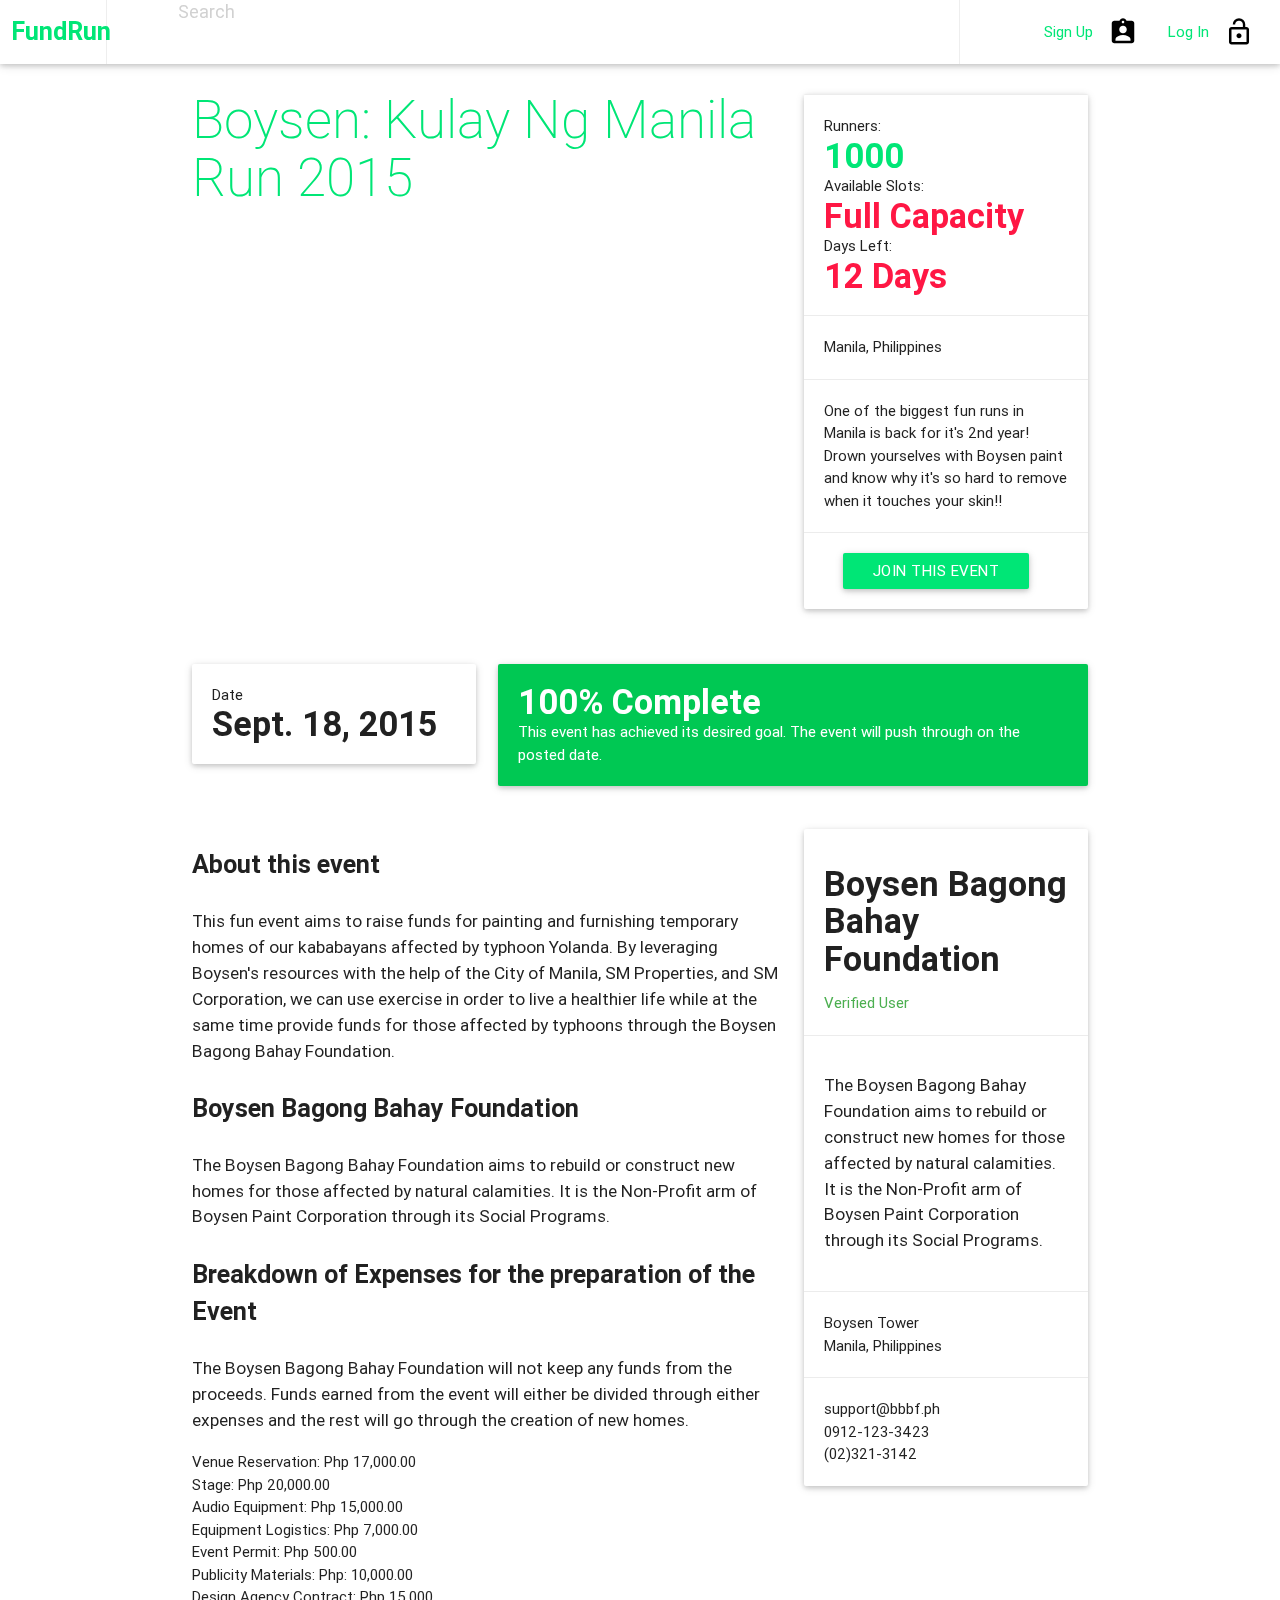
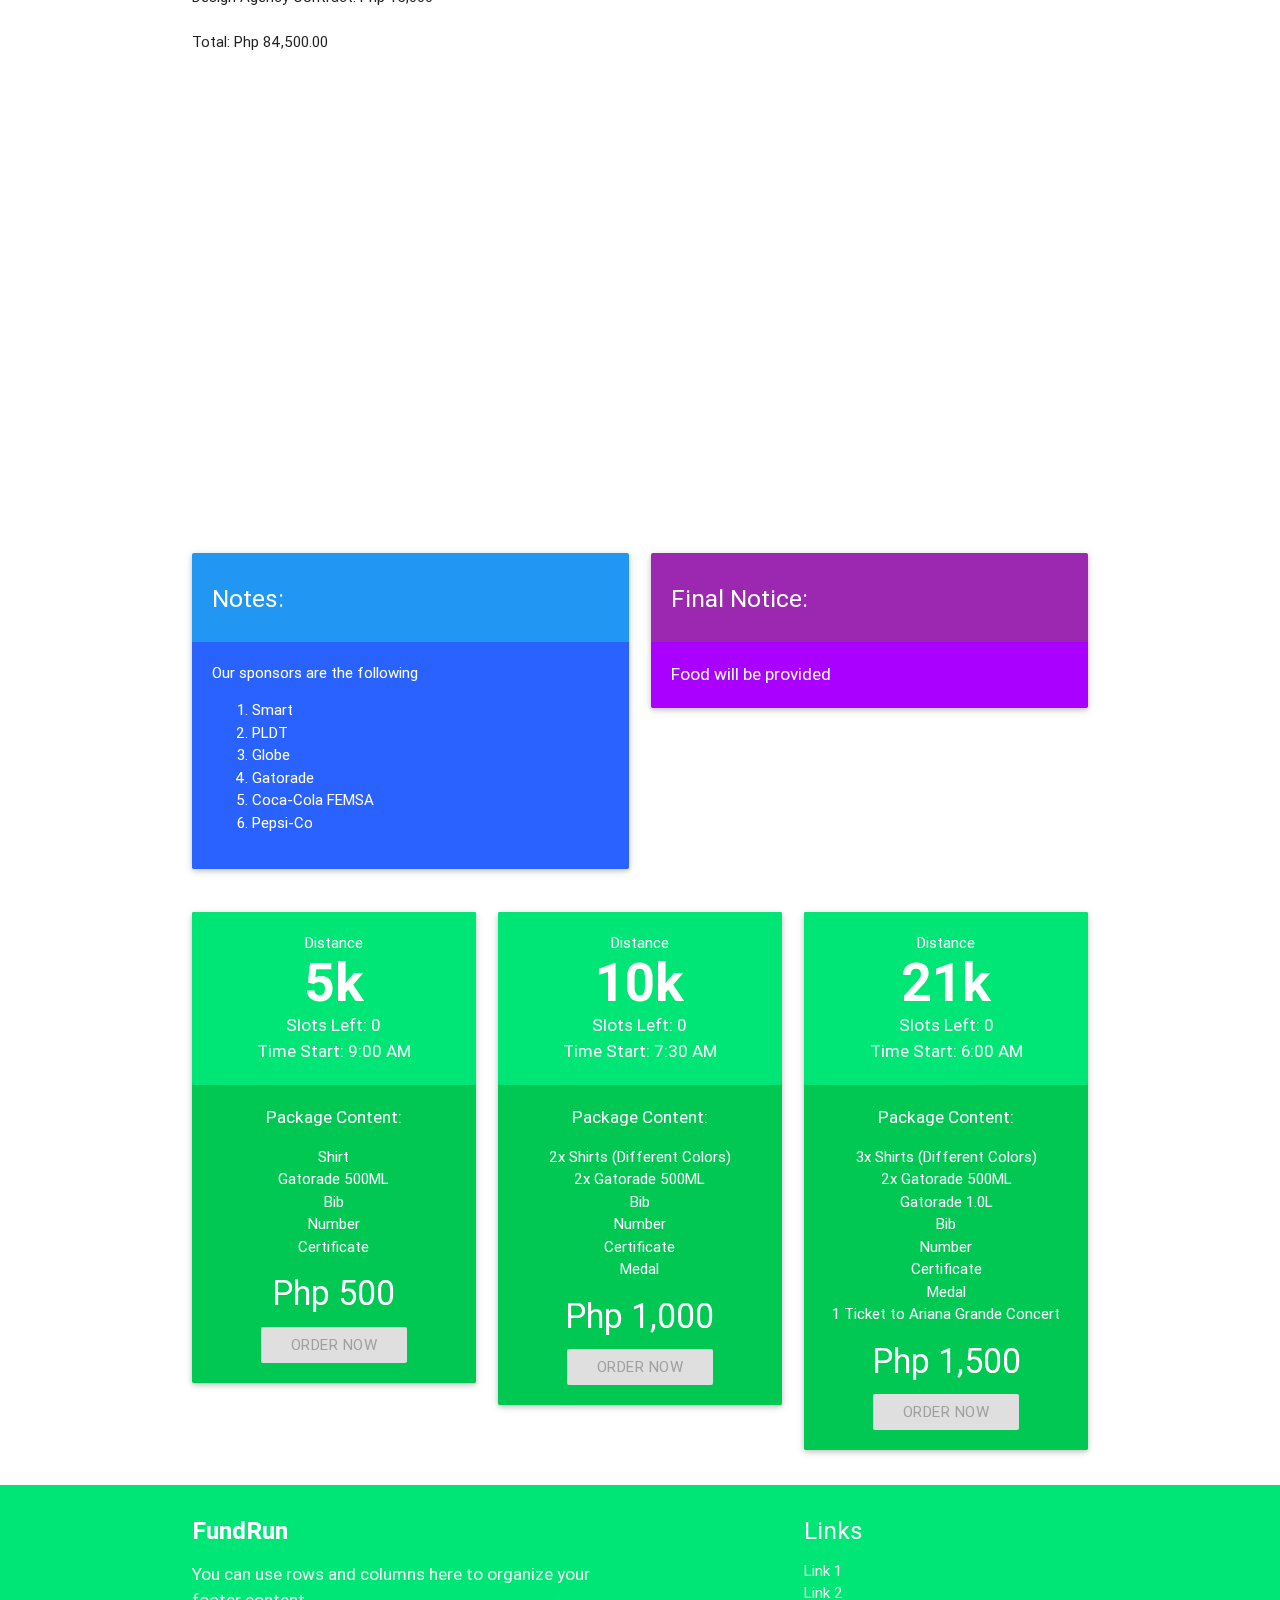
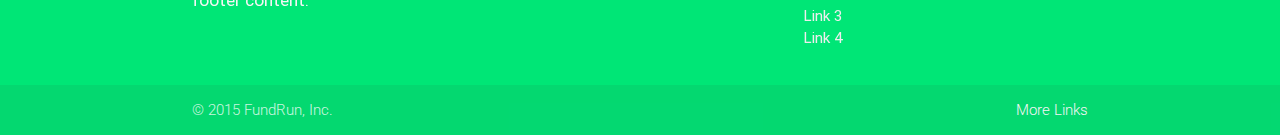
<file: events/boysen.html>
<!-- 
    Developed and designed by: LAURENZ TOLENTINO
    COLLEGE OF COMPUTER STUDIES
    COMPUTER SCIENCE - SOFTWARE TECHNOLOGY
    laurenz@outlook.ph
-->
<!doctype html>
<html>
    <head>
        <title>FundRun</title>
        <!-- Google styles -->        
        <link href="https://fonts.googleapis.com/icon?family=Material+Icons" rel="stylesheet"/>
        <link href='http://fonts.googleapis.com/css?family=Source+Sans+Pro:300,400,700' rel='stylesheet' type='text/css'/>
        <link href='http://fonts.googleapis.com/css?family=Vollkorn|Open+Sans:400,700' rel='stylesheet' type='text/css'/> 
        
        <!--Import materialize.css-->
        <link href='https://fonts.googleapis.com/css?family=Roboto:400,300,100,700,900,500' rel='stylesheet' type='text/css'>
        <link type="text/css" rel="stylesheet" href="../css/animate.min.css"/>
        <link type="text/css" rel="stylesheet" href="../css/materialize.css"  media="screen,projection"/>	      
        <link type="text/css" rel="stylesheet" href="../css/styles.css"/>
        <link type="text/css" rel="stylesheet" href="../css/animation.css"/>        
        <!-- Favicon -->
        <link rel="icon" type="image/png" href="../assets/img/hack2015-favicon.png">
        <!-- jquery -->
        <script type="text/javascript" src="../js/jquery-2.1.3.min.js"></script>      
                
        <!--Let browser know website is optimized for mobile-->
        <meta name="viewport" content="width=device-width, initial-scale=1.0, maximum-scale=1.0, user-scalable=yes"/>   
        <!-- Scroll Animation Initialize -->
        <style> [data-sr] { visibility: hidden; } </style>        
    </head>
    <!-- Start of Body -->
    <body class="white">
        <!-- 
            Navigation Area
        -->
        <div class="navbar-fixed ">
            <nav class="white-trans">
                <div class="nav-wrapper black-text">
                    <div class="row">
                        <div class="col s2 m1 right-border-grey">
                            <p class="flow-text center green-text text-accent-3 roboto-700"
                               style="margin-top: 0px;">
                                FundRun
                            </p>
                        </div>
                        <div class="col s5 m8 right-border-grey">
                            <form>
                                <div class="input-field">
                                    <input id="search" type="search" required placeholder="Search">
                                    <label for="search"><i class="material-icons">search</i></label>
                                </div>
                            </form>
                        </div>
                        <div class="col s10 m3 right">
                            <ul class="right hide-on-med-and-down black-text">
                                <li>
                                    <a href="#" class="green-text text-accent-3">
                                        <i class="material-icons right black-text">
                                            assignment_ind
                                        </i>
                                        Sign Up
                                    </a>
                                </li>
                                <li>
                                    <a href="#" class="green-text text-accent-3">
                                        <i class="material-icons right black-text">
                                            lock_open
                                        </i>
                                        Log In
                                    </a>
                                </li>
                            </ul>
                        </div>
                    </div>                                                
                </div>
            </nav>
        </div>
        <!-- 
            Main Content
        -->
        <section>
            <div class="container">
                <div class="row">
                    <div class="col s12 m8">
                        <h2 class="roboto-200 green-text text-accent-3 hide-on-small-only">
                            Boysen: Kulay Ng Manila Run 2015
                        </h2>
                        <h2 class="roboto-200 flow-text green-text text-accent-3 hide-on-med-and-up">
                            Boysen: Kulay Ng Manila Run 2015
                        </h2>
                        <div class="row">
                            <iframe width="100%" height="380"
                                    src="https://www.youtube.com/embed/riUgZJKe398?rel=0" 
                                    frameborder="0" allowfullscreen></iframe>
                        </div>
                    </div>
                    <div class="col s12 m4">
                        <br>
                        <!-- Single Card -->
                        <div class="card">
                            <!-- Event Image -->                            
                            <div class="card-action">                                
                                <div>
                                    <span class="no-margin">Runners:</span>
                                    <h4 class="no-margin roboto-700 green-text text-accent-3">1000</h4>
                                </div>
                                <div>
                                    <span class="no-margin">Available Slots:</span>
                                    <h4 class="no-margin roboto-700 red-text text-accent-3">Full Capacity</h4>
                                </div>
                                <div>
                                    <span class="no-margin">Days Left:</span>
                                    <h4 class="no-margin roboto-700 red-text text-accent-3">12 Days</h4>
                                </div>
                            </div>
                            <div class="card-action">
                                Manila, Philippines
                            </div>
                            <div class="card-action">
                                One of the biggest fun runs in Manila is back for it's 2nd year!
                                Drown yourselves with Boysen paint and know why it's so hard to remove 
                                when it touches your skin!!
                            </div>
                            <div class="card-action center">
                                <a class="btn green accent-3 white-text" href="#packages">
                                    Join This Event
                                </a>
                            </div>
                        </div>
                    </div>                    
                </div>
            </div>
            <div class="container">
                <div class="row">
                    <div class="col s12 m4">
                        <div class="card">
                            <div class="card-content">
                                <span>Date</span>
                                <h4 class="no-margin roboto-700">Sept. 18, 2015</h4>
                            </div>
                        </div>
                    </div>
                    <div class="col s12 m8">
                        <div class="card green accent-4 white-text">
                            <div class="card-content">                                
                                <h4 class="no-margin roboto-700">100% Complete</h4>
                                <span>
                                    This event has achieved its desired goal. The event will push through
                                    on the posted date.
                                </span>
                            </div>
                        </div>
                    </div>
                </div>
            </div>
            <div class="container">
                <div class="row">
                    <div class="col s12 m8">
                        <p class="flow-text">
                            <b>About this event</b>                                    
                        </p>
                        <p class="">
                            This fun event aims to raise funds for painting and furnishing temporary homes of 
                            our kababayans affected by typhoon Yolanda. By leveraging Boysen's resources 
                            with the help of the City of Manila, SM Properties, and SM Corporation, we can
                            use exercise in order to live a healthier life while at the same time provide funds for
                            those affected by typhoons through the Boysen Bagong Bahay Foundation.
                        </p>
                        <p class="flow-text">
                            <b>Boysen Bagong Bahay Foundation</b>                                    
                        </p>
                        <p class="">
                            The Boysen Bagong Bahay Foundation aims to rebuild or construct new homes for
                            those affected by natural calamities. It is the Non-Profit arm of Boysen Paint Corporation
                            through its Social Programs.
                        </p>
                        <p class="flow-text">
                            <b>Breakdown of Expenses for the preparation of the Event</b>                                    
                        </p>
                        <p class="">
                            The Boysen Bagong Bahay Foundation will not keep any funds from the proceeds. 
                            Funds earned from the event will either be divided through either expenses and
                            the rest will go through the creation of new homes.
                        </p>
                        <ul>
                            <li>Venue Reservation: Php 17,000.00</li>
                            <li>Stage: Php 20,000.00</li>
                            <li>Audio Equipment: Php 15,000.00</li>
                            <li>Equipment Logistics: Php 7,000.00</li>
                            <li>Event Permit: Php 500.00</li>
                            <li>Publicity Materials: Php: 10,000.00</li>
                            <li>Design Agency Contract: Php 15,000</li>
                            <br>
                            <li>Total: Php 84,500.00</li>
                        </ul>
                        
                    </div>
                    <div class="col s12 m4">
                        <div class="card">
                            <div class="card-content">
                                <h4 class="roboto-700">
                                    Boysen Bagong Bahay Foundation
                                </h4>
                                <span class="green-text">
                                    Verified User
                                </span>
                            </div>
                            <div class="card-action">
                                <p class="">
                                    The Boysen Bagong Bahay Foundation aims to rebuild or construct new homes for
                                    those affected by natural calamities. 
                                    It is the Non-Profit arm of Boysen Paint Corporation
                                    through its Social Programs.
                                </p>
                            </div>
                            <div class="card-action">
                                Boysen Tower <br>
                                Manila, Philippines
                            </div>
                            <div class="card-action">
                                support@bbbf.ph <br>
                                0912-123-3423<br>
                                (02)321-3142<br>
                            </div>
                        </div>
                    </div>
                </div>
            </div>
            <div class="container">
                <iframe src="https://www.google.com/maps/embed?pb=!1m18!1m12!1m3!1d3862.121221583169!2d120.982132!3d14.535058!2m3!1f0!2f0!3f0!3m2!1i1024!2i768!4f13.1!3m3!1m2!1s0x3397cbfc84288ed7%3A0xe842057d2e701f9b!2sSM+Mall+of+Asia!5e0!3m2!1sen!2ssg!4v1441479006003" 
                        width="100%" height="450" 
                        frameborder="0" style="border:0" allowfullscreen></iframe>
            </div>
            <div id="sponsors">
                <div class="container">
                    <div class="row">
                        <div class="col s12 m6">
                            <div class="card blue">
                                <div class="card-content white-text">
                                    <h5>Notes:</h5>
                                </div>                            
                                <div class="card-content blue accent-4 white-text">
                                    Our sponsors are the following
                                    <ol>
                                        <li>Smart</li>
                                        <li>PLDT</li>
                                        <li>Globe</li>
                                        <li>Gatorade</li>
                                        <li>Coca-Cola FEMSA</li>
                                        <li>Pepsi-Co</li>
                                    </ol>
                                </div>
                            </div>    
                        </div>   
                        <div class="col s12 m6">
                            <div class="card purple">
                                <div class="card-content white-text">
                                    <h5>Final Notice:</h5>
                                </div>                            
                                <div class="card-content purple accent-4 white-text">
                                    <p>
                                        Food will be provided
                                    </p>
                                </div>
                            </div>    
                        </div>
                    </div>
                </div>
            </div>
            <div id="packages">
                <div class="container">
                    <div class="row">
                        <div class="col s12 m4">
                            <div class="card green accent-4 ">
                                <div class="card-content green accent-3 white-text center">
                                    <span class="no-margin">Distance</span>
                                    <h2 class="roboto-700 no-margin">5k</h2>
                                    <p>
                                        Slots Left: 0
                                    </p>
                                    <p>
                                        Time Start: 9:00 AM
                                    </p>
                                </div>
                                <div class="card-content green accent-4 center white-text">
                                    <p>Package Content: </p>
                                    <ul>
                                        <li>Shirt</li>
                                        <li>Gatorade 500ML</li>
                                        <li>Bib</li>
                                        <li>Number</li>
                                        <li>Certificate</li>
                                    </ul>
                                    <h4>Php 500</h4>
                                    <button class="btn green accent-3 disabled">
                                        Order Now
                                    </button>
                                </div>
                            </div>
                        </div>
                        <div class="col s12 m4">
                            <div class="card green accent-4 ">
                                <div class="card-content green accent-3 white-text center">
                                    <span class="no-margin">Distance</span>
                                    <h2 class="roboto-700 no-margin">10k</h2>
                                    <p>
                                        Slots Left: 0
                                    </p>
                                    <p>
                                        Time Start: 7:30 AM
                                    </p>
                                </div>
                                <div class="card-content green accent-4 center white-text">
                                    <p>Package Content: </p>
                                    <ul>
                                        <li>2x Shirts (Different Colors)</li>
                                        <li>2x Gatorade 500ML</li>
                                        <li>Bib</li>
                                        <li>Number</li>
                                        <li>Certificate</li>
                                        <li>Medal</li>
                                    </ul>
                                    <h4>Php 1,000</h4>
                                    <button class="btn green accent-3 disabled">
                                        Order Now
                                    </button>
                                </div>
                            </div>
                        </div>
                        <div class="col s12 m4">
                            <div class="card green accent-4 ">
                                <div class="card-content green accent-3 white-text center">
                                    <span class="no-margin">Distance</span>
                                    <h2 class="roboto-700 no-margin">21k</h2>
                                    <p>
                                        Slots Left: 0
                                    </p>
                                    <p>
                                        Time Start: 6:00 AM
                                    </p>
                                </div>
                                <div class="card-content green accent-4 center white-text">
                                    <p>Package Content: </p>
                                    <ul>
                                        <li>3x Shirts (Different Colors)</li>
                                        <li>2x Gatorade 500ML</li>
                                        <li>Gatorade 1.0L</li>
                                        <li>Bib</li>
                                        <li>Number</li>
                                        <li>Certificate</li>
                                        <li>Medal</li>
                                        <li>1 Ticket to Ariana Grande Concert</li>
                                    </ul>
                                    <h4>Php 1,500</h4>
                                    <button class="btn green accent-3 disabled">
                                        Order Now
                                    </button>
                                </div>
                            </div>
                        </div>
                    </div>
                </div>
            </div>
        </section>
        <!-- 
            Footer starts below
        -->
        <footer class="page-footer green accent-3">
            <div class="container">
                <div class="row">
                    <div class="col l6 s12">
                        <h5 class="white-text roboto-700">
                            FundRun
                        </h5>
                        <p class="grey-text text-lighten-4">
                            You can use rows and columns here to organize your footer content.
                        </p>
                    </div>
                    <div class="col l4 offset-l2 s12">
                        <h5 class="white-text">Links</h5>
                        <ul>
                            <li><a class="grey-text text-lighten-3" href="#!">Link 1</a></li>
                            <li><a class="grey-text text-lighten-3" href="#!">Link 2</a></li>
                            <li><a class="grey-text text-lighten-3" href="#!">Link 3</a></li>
                            <li><a class="grey-text text-lighten-3" href="#!">Link 4</a></li>
                        </ul>
                    </div>
                </div>
            </div>
          <div class="footer-copyright">
            <div class="container">
            © 2015 FundRun, Inc.
            <a class="grey-text text-lighten-4 right" href="#!">More Links</a>
            </div>
          </div>
        </footer>
        
        <!-- 
            Javascript only
        -->        
        <script type="text/javascript" src="../js/jquery-2.1.3.min.js"></script>
      	<script type="text/javascript" src="../js/materialize.min.js"></script>        
        <script src='../js/scrollReveal.min.js'></script>
        <script src="../js/laurenz.js"></script>
         
        <script>
             window.sr = new scrollReveal();
        </script>
    </body>
</html>
</file>
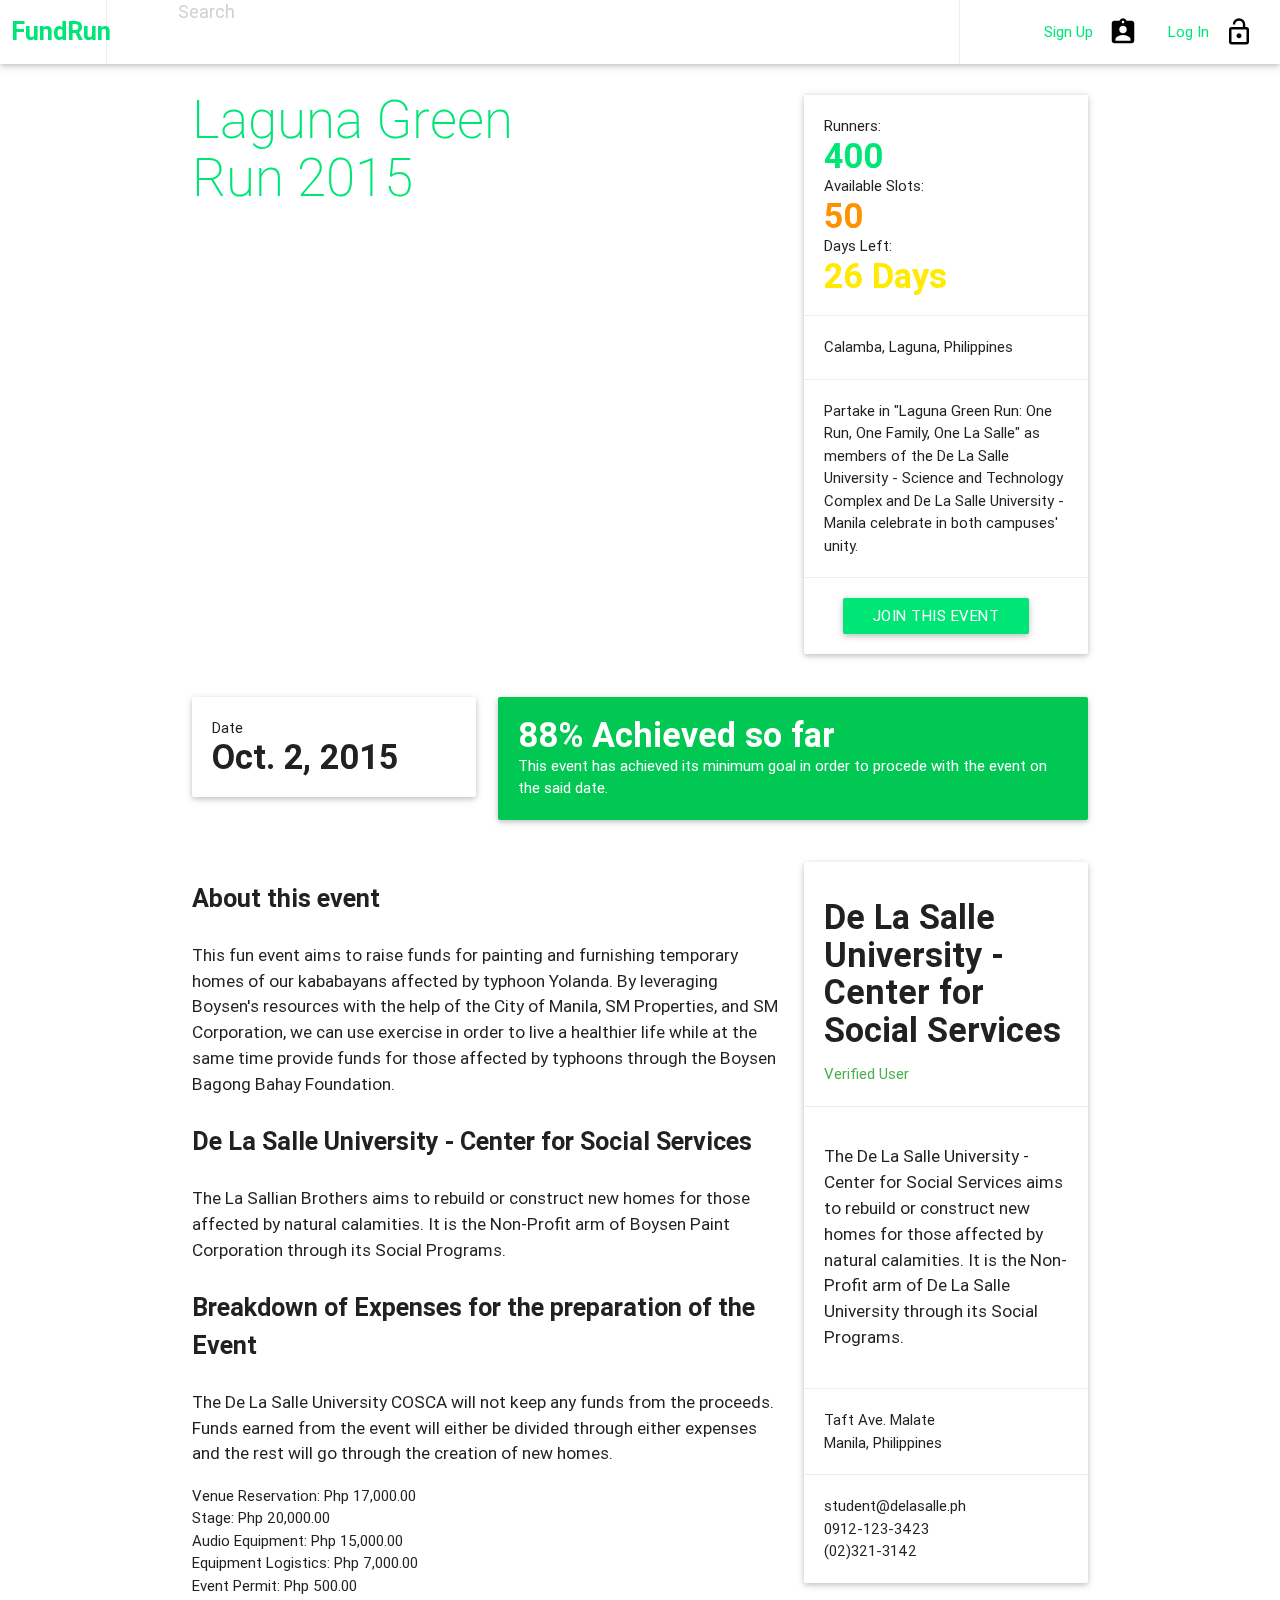
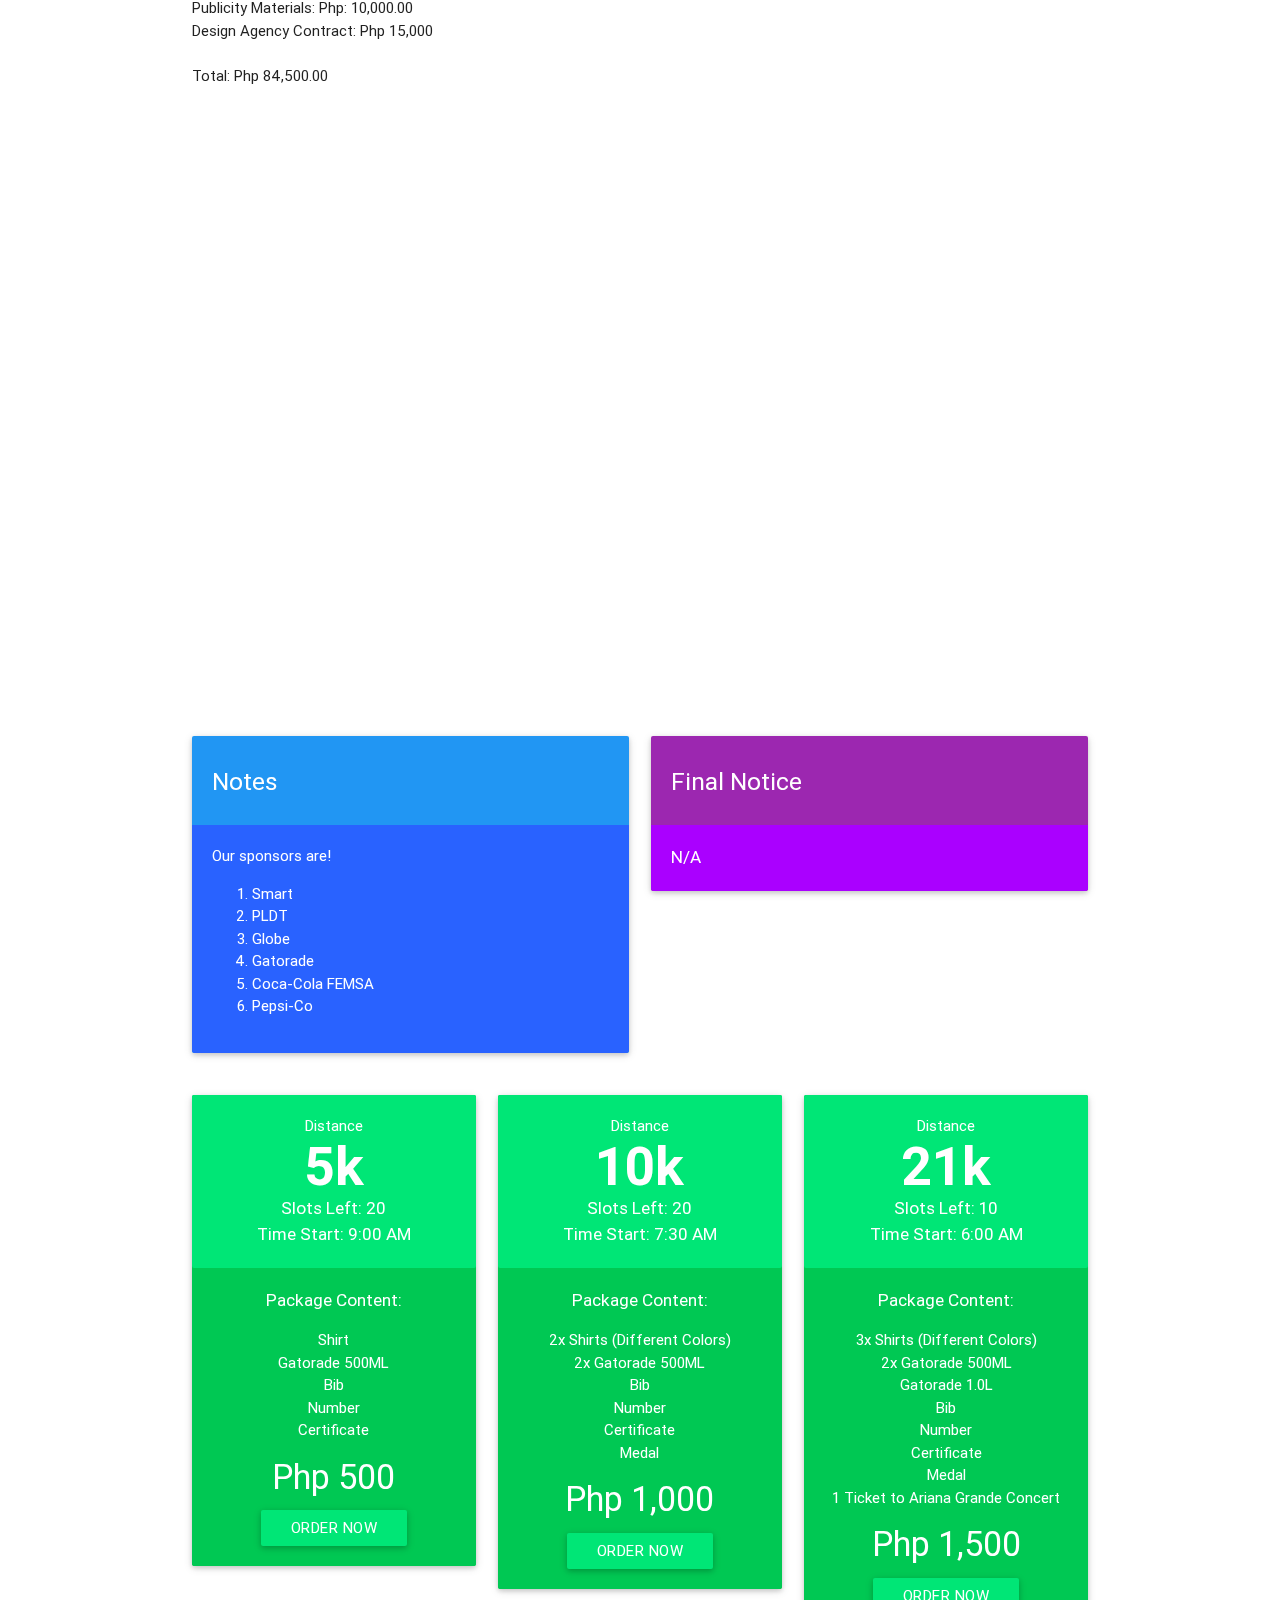
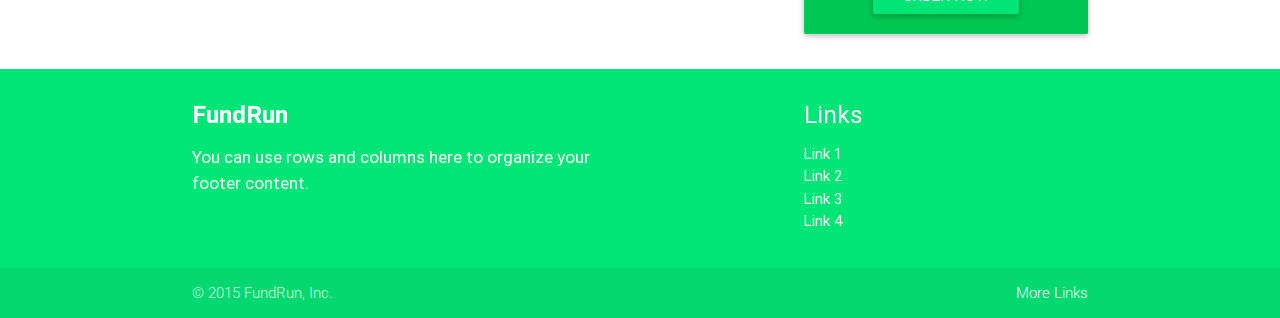
<file: events/laguna-green-run.html>
<!-- 
    Developed and designed by: LAURENZ TOLENTINO
    COLLEGE OF COMPUTER STUDIES
    COMPUTER SCIENCE - SOFTWARE TECHNOLOGY
    laurenz@outlook.ph
-->
<!doctype html>
<html>
    <head>
        <title>FundRun</title>
        <!-- Google styles -->        
        <link href="https://fonts.googleapis.com/icon?family=Material+Icons" rel="stylesheet"/>
        <link href='http://fonts.googleapis.com/css?family=Source+Sans+Pro:300,400,700' rel='stylesheet' type='text/css'/>
        <link href='http://fonts.googleapis.com/css?family=Vollkorn|Open+Sans:400,700' rel='stylesheet' type='text/css'/> 
        
        <!--Import materialize.css-->
        <link href='https://fonts.googleapis.com/css?family=Roboto:400,300,100,700,900,500' rel='stylesheet' type='text/css'>
        <link type="text/css" rel="stylesheet" href="../css/animate.min.css"/>
        <link type="text/css" rel="stylesheet" href="../css/materialize.css"  media="screen,projection"/>	      
        <link type="text/css" rel="stylesheet" href="../css/styles.css"/>
        <link type="text/css" rel="stylesheet" href="../css/animation.css"/>        
        <!-- Favicon -->
        <link rel="icon" type="image/png" href="../assets/img/hack2015-favicon.png">
        <!-- jquery -->
        <script type="text/javascript" src="../js/jquery-2.1.3.min.js"></script>      
                
        <!--Let browser know website is optimized for mobile-->
        <meta name="viewport" content="width=device-width, initial-scale=1.0, maximum-scale=1.0, user-scalable=yes"/>   
        <!-- Scroll Animation Initialize -->
        <style> [data-sr] { visibility: hidden; } </style>        
    </head>
    <!-- Start of Body -->
    <body class="white">
        <!-- 
            Navigation Area
        -->
        <div class="navbar-fixed ">
            <nav class="white-trans">
                <div class="nav-wrapper black-text">
                    <div class="row">
                        <div class="col s2 m1 right-border-grey">
                            <p class="flow-text center green-text text-accent-3 roboto-700"
                               style="margin-top: 0px;">
                                FundRun
                            </p>
                        </div>
                        <div class="col s5 m8 right-border-grey">
                            <form>
                                <div class="input-field">
                                    <input id="search" type="search" required placeholder="Search">
                                    <label for="search"><i class="material-icons">search</i></label>
                                </div>
                            </form>
                        </div>
                        <div class="col s10 m3 right">
                            <ul class="right hide-on-med-and-down black-text">
                                <li>
                                    <a href="#" class="green-text text-accent-3">
                                        <i class="material-icons right black-text">
                                            assignment_ind
                                        </i>
                                        Sign Up
                                    </a>
                                </li>
                                <li>
                                    <a href="#" class="green-text text-accent-3">
                                        <i class="material-icons right black-text">
                                            lock_open
                                        </i>
                                        Log In
                                    </a>
                                </li>
                            </ul>
                        </div>
                    </div>                                                
                </div>
            </nav>
        </div>
        <!-- 
            Main Content
        -->
        <section>
            <div class="container">
                <div class="row">
                    <div class="col s12 m8">
                        <h2 class="roboto-200 green-text text-accent-3 hide-on-small-only">
                            Laguna Green <br> Run 2015
                        </h2>
                        <h2 class="roboto-200 flow-text green-text text-accent-3 hide-on-med-and-up">
                            Laguna Green <br> Run 2015
                        </h2>
                        <div class="row">
                            <iframe width="100%" height="380" 
                                    src="https://www.youtube.com/embed/cqVVPrl5yf8?rel=0" 
                                    frameborder="0" allowfullscreen></iframe>
                        </div>
                    </div>
                    <div class="col s12 m4">
                        <br>
                        <!-- Single Card -->
                        <div class="card">
                            <!-- Event Image -->                            
                            <div class="card-action">                                
                                <div>
                                    <span class="no-margin">Runners:</span>
                                    <h4 class="no-margin roboto-700 green-text text-accent-3">400</h4>
                                </div>
                                <div>
                                    <span class="no-margin">Available Slots:</span>
                                    <h4 class="no-margin roboto-700 orange-text text-accent-3">50</h4>
                                </div>
                                <div>
                                    <span class="no-margin">Days Left:</span>
                                    <h4 class="no-margin roboto-700 yellow-text text-accent-3">26 Days</h4>
                                </div>
                            </div>
                            <div class="card-action">
                                Calamba, Laguna, Philippines
                            </div>
                            <div class="card-action">
                                Partake in "Laguna Green Run: One Run, One Family, One La Salle"
                                as members of the De La Salle University - Science
                                and Technology Complex and De La Salle University - Manila 
                                celebrate in both campuses' unity. 
                            </div>
                            <div class="card-action center">
                                <a class="btn green accent-3 white-text" href="#packages">
                                    Join This Event
                                </a>
                            </div>
                        </div>
                    </div>                    
                </div>
            </div>
            <div class="container">
                <div class="row">
                    <div class="col s12 m4">
                        <div class="card">
                            <div class="card-content">
                                <span>Date</span>
                                <h4 class="no-margin roboto-700">Oct. 2, 2015</h4>
                            </div>
                        </div>
                    </div>
                    <div class="col s12 m8">
                        <div class="card green accent-4 white-text">
                            <div class="card-content">                                
                                <h4 class="no-margin roboto-700">88% Achieved so far</h4>
                                <span>
                                    This event has achieved its minimum goal in order to procede
                                    with the event on the said date. 
                                </span>
                            </div>
                        </div>
                    </div>
                </div>
            </div>
            <div class="container">
                <div class="row">
                    <div class="col s12 m8">
                        <p class="flow-text">
                            <b>About this event</b>                                    
                        </p>
                        <p class="">
                            This fun event aims to raise funds for painting and furnishing temporary homes of 
                            our kababayans affected by typhoon Yolanda. By leveraging Boysen's resources 
                            with the help of the City of Manila, SM Properties, and SM Corporation, we can
                            use exercise in order to live a healthier life while at the same time provide funds for
                            those affected by typhoons through the Boysen Bagong Bahay Foundation.
                        </p>
                        <p class="flow-text">
                            <b>
                                De La Salle University - Center for Social Services
                            </b>                                    
                        </p>
                        <p class="">
                            The La Sallian Brothers aims to rebuild or construct new homes for
                            those affected by natural calamities. It is the Non-Profit arm of Boysen Paint Corporation
                            through its Social Programs.
                        </p>
                        <p class="flow-text">
                            <b>Breakdown of Expenses for the preparation of the Event</b>                                    
                        </p>
                        <p class="">
                            The De La Salle University COSCA will not keep any funds from the proceeds. 
                            Funds earned from the event will either be divided through either expenses and
                            the rest will go through the creation of new homes.
                        </p>
                        <ul>
                            <li>Venue Reservation: Php 17,000.00</li>
                            <li>Stage: Php 20,000.00</li>
                            <li>Audio Equipment: Php 15,000.00</li>
                            <li>Equipment Logistics: Php 7,000.00</li>
                            <li>Event Permit: Php 500.00</li>
                            <li>Publicity Materials: Php: 10,000.00</li>
                            <li>Design Agency Contract: Php 15,000</li>
                            <br>
                            <li>Total: Php 84,500.00</li>
                        </ul>
                        
                    </div>
                    <div class="col s12 m4">
                        <div class="card">
                            <div class="card-content">
                                <h4 class="roboto-700">
                                    De La Salle University - Center for Social Services
                                </h4>
                                <span class="green-text">
                                    Verified User
                                </span>
                            </div>
                            <div class="card-action">
                                <p class="">
                                    The De La Salle University - Center for Social Services 
                                    aims to rebuild or construct new homes for
                                    those affected by natural calamities. 
                                    It is the Non-Profit arm of De La Salle University
                                    through its Social Programs.
                                </p>
                            </div>
                            <div class="card-action">
                                Taft Ave. Malate <br>
                                Manila, Philippines
                            </div>
                            <div class="card-action">
                                student@delasalle.ph <br>
                                0912-123-3423<br>
                                (02)321-3142<br>
                            </div>
                        </div>
                    </div>
                </div>
            </div>
            <div class="container">
                <iframe src="https://www.google.com/maps/embed?pb=!1m18!1m12!1m3!1d3861.598788769632!2d120.9939467!3d14.5649213!2m3!1f0!2f0!3f0!3m2!1i1024!2i768!4f13.1!3m3!1m2!1s0x3397c97f2ea0318b%3A0x8e8eae0957d17c38!2sDe+La+Salle+University!5e0!3m2!1sen!2ssg!4v1441483100872" 
                        width="100%" height="600" frameborder="0" style="border:0" allowfullscreen></iframe>
            </div>
            <div id="sponsors">
                <div class="container">
                    <div class="row">
                        <div class="col s12 m6">
                            <div class="card blue">
                                <div class="card-content white-text">
                                    <h5>Notes</h5>
                                </div>                            
                                <div class="card-content blue accent-4 white-text">
                                    Our sponsors are!
                                    <ol>
                                        <li>Smart</li>
                                        <li>PLDT</li>
                                        <li>Globe</li>
                                        <li>Gatorade</li>
                                        <li>Coca-Cola FEMSA</li>
                                        <li>Pepsi-Co</li>
                                    </ol>
                                </div>
                            </div>    
                        </div>   
                        <div class="col s12 m6">
                            <div class="card purple">
                                <div class="card-content white-text">
                                    <h5>Final Notice</h5>
                                </div>                            
                                <div class="card-content purple accent-4 white-text">
                                    <p>
                                        N/A
                                    </p>
                                </div>
                            </div>    
                        </div>
                    </div>
                </div>
            </div>
            <div id="packages">
                <div class="container">
                    <div class="row">
                        <div class="col s12 m4">
                            <div class="card green accent-4 ">
                                <div class="card-content green accent-3 white-text center">
                                    <span class="no-margin">Distance</span>
                                    <h2 class="roboto-700 no-margin">5k</h2>
                                    <p>
                                        Slots Left: 20
                                    </p>
                                    <p>
                                        Time Start: 9:00 AM
                                    </p>
                                </div>
                                <div class="card-content green accent-4 center white-text">
                                    <p>Package Content: </p>
                                    <ul>
                                        <li>Shirt</li>
                                        <li>Gatorade 500ML</li>
                                        <li>Bib</li>
                                        <li>Number</li>
                                        <li>Certificate</li>
                                    </ul>
                                    <h4>Php 500</h4>
                                    <button class="btn green accent-3">
                                        Order Now
                                    </button>
                                </div>
                            </div>
                        </div>
                        <div class="col s12 m4">
                            <div class="card green accent-4 ">
                                <div class="card-content green accent-3 white-text center">
                                    <span class="no-margin">Distance</span>
                                    <h2 class="roboto-700 no-margin">10k</h2>
                                    <p>
                                        Slots Left: 20
                                    </p>
                                    <p>
                                        Time Start: 7:30 AM
                                    </p>
                                </div>
                                <div class="card-content green accent-4 center white-text">
                                    <p>Package Content: </p>
                                    <ul>
                                        <li>2x Shirts (Different Colors)</li>
                                        <li>2x Gatorade 500ML</li>
                                        <li>Bib</li>
                                        <li>Number</li>
                                        <li>Certificate</li>
                                        <li>Medal</li>
                                    </ul>
                                    <h4>Php 1,000</h4>
                                    <button class="btn green accent-3">
                                        Order Now
                                    </button>
                                </div>
                            </div>
                        </div>
                        <div class="col s12 m4">
                            <div class="card green accent-4 ">
                                <div class="card-content green accent-3 white-text center">
                                    <span class="no-margin">Distance</span>
                                    <h2 class="roboto-700 no-margin">21k</h2>
                                    <p>
                                        Slots Left: 10
                                    </p>
                                    <p>
                                        Time Start: 6:00 AM
                                    </p>
                                </div>
                                <div class="card-content green accent-4 center white-text">
                                    <p>Package Content: </p>
                                    <ul>
                                        <li>3x Shirts (Different Colors)</li>
                                        <li>2x Gatorade 500ML</li>
                                        <li>Gatorade 1.0L</li>
                                        <li>Bib</li>
                                        <li>Number</li>
                                        <li>Certificate</li>
                                        <li>Medal</li>
                                        <li>1 Ticket to Ariana Grande Concert</li>
                                    </ul>
                                    <h4>Php 1,500</h4>
                                    <button class="btn green accent-3">
                                        Order Now
                                    </button>
                                </div>
                            </div>
                        </div>
                    </div>
                </div>
            </div>
        </section>
        <!-- 
            Footer starts below
        -->
        <footer class="page-footer green accent-3">
            <div class="container">
                <div class="row">
                    <div class="col l6 s12">
                        <h5 class="white-text roboto-700">
                            FundRun
                        </h5>
                        <p class="grey-text text-lighten-4">
                            You can use rows and columns here to organize your footer content.
                        </p>
                    </div>
                    <div class="col l4 offset-l2 s12">
                        <h5 class="white-text">Links</h5>
                        <ul>
                            <li><a class="grey-text text-lighten-3" href="#!">Link 1</a></li>
                            <li><a class="grey-text text-lighten-3" href="#!">Link 2</a></li>
                            <li><a class="grey-text text-lighten-3" href="#!">Link 3</a></li>
                            <li><a class="grey-text text-lighten-3" href="#!">Link 4</a></li>
                        </ul>
                    </div>
                </div>
            </div>
          <div class="footer-copyright">
            <div class="container">
            © 2015 FundRun, Inc.
            <a class="grey-text text-lighten-4 right" href="#!">More Links</a>
            </div>
          </div>
        </footer>
        
        <!-- 
            Javascript only
        -->        
        <script type="text/javascript" src="../js/jquery-2.1.3.min.js"></script>
      	<script type="text/javascript" src="../js/materialize.min.js"></script>        
        <script src='../js/scrollReveal.min.js'></script>
        <script src="../js/laurenz.js"></script>
         
        <script>
             window.sr = new scrollReveal();
        </script>
    </body>
</html>
</file>
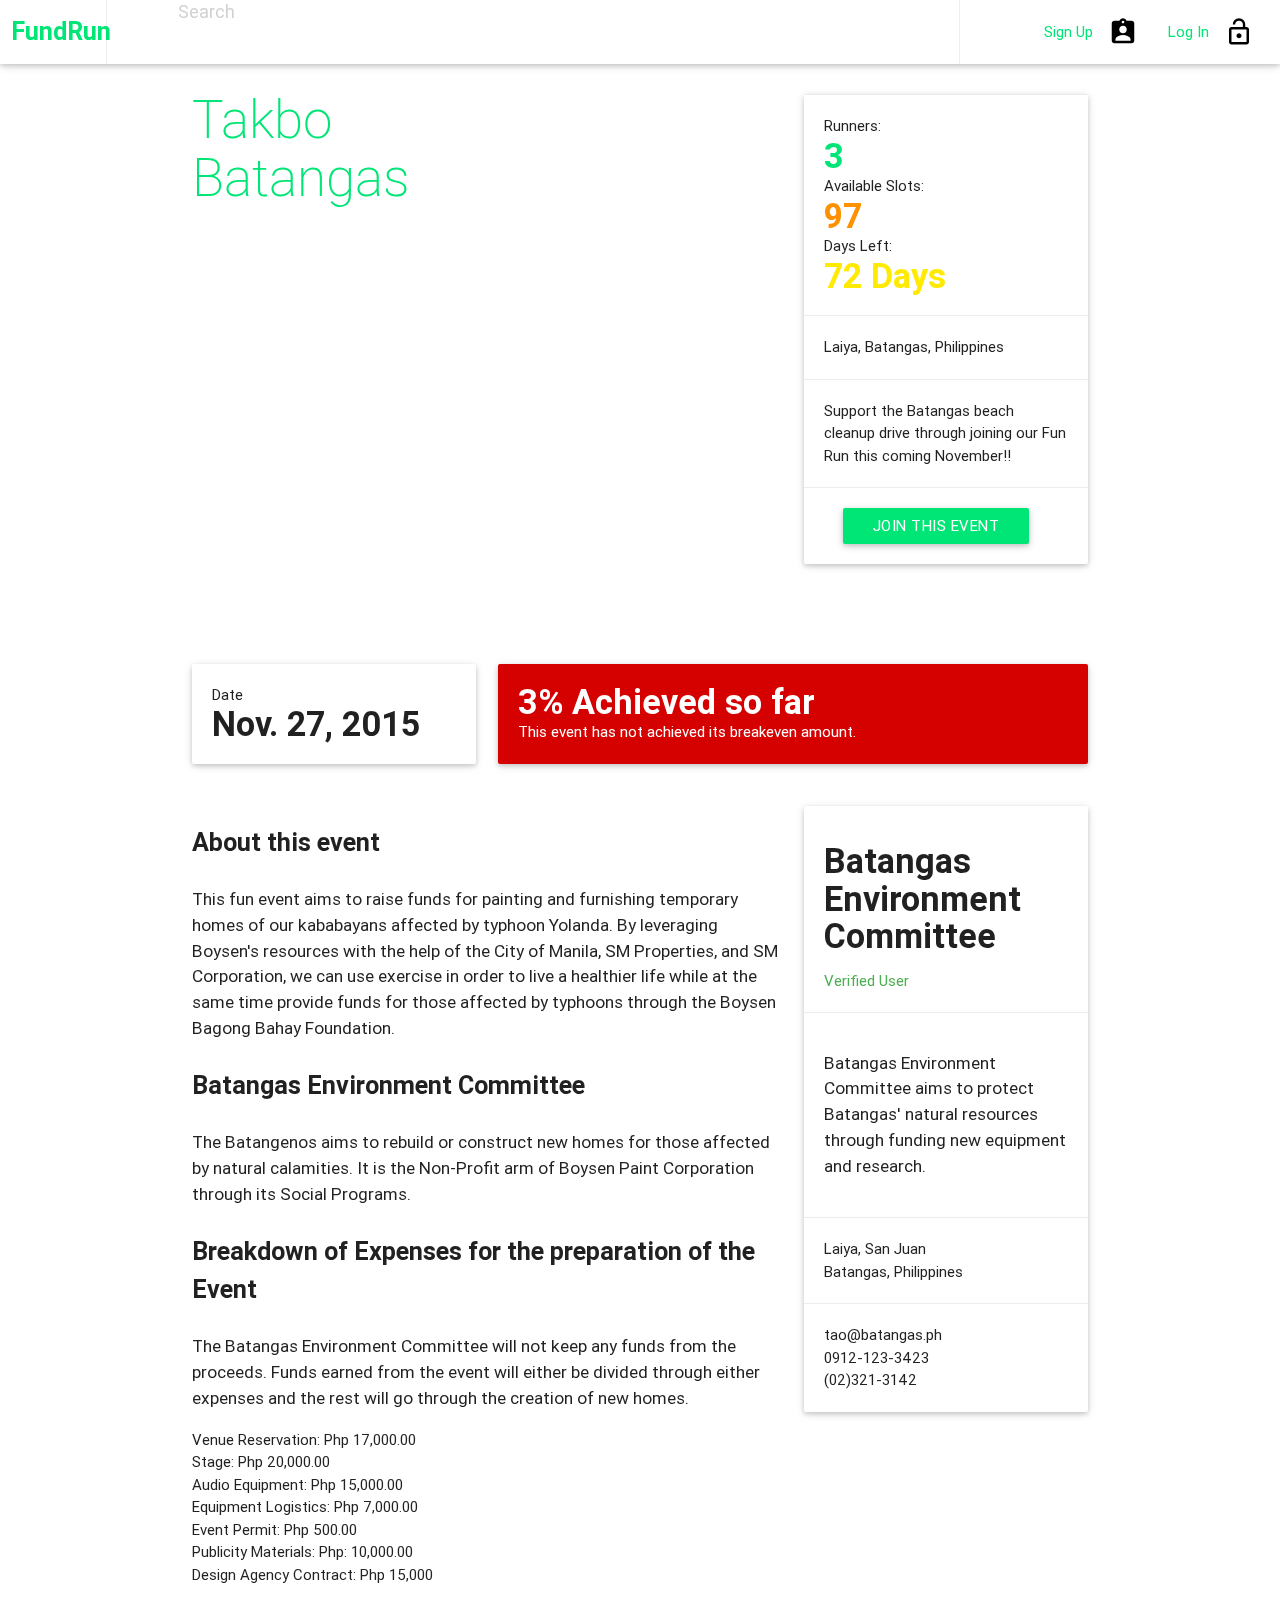
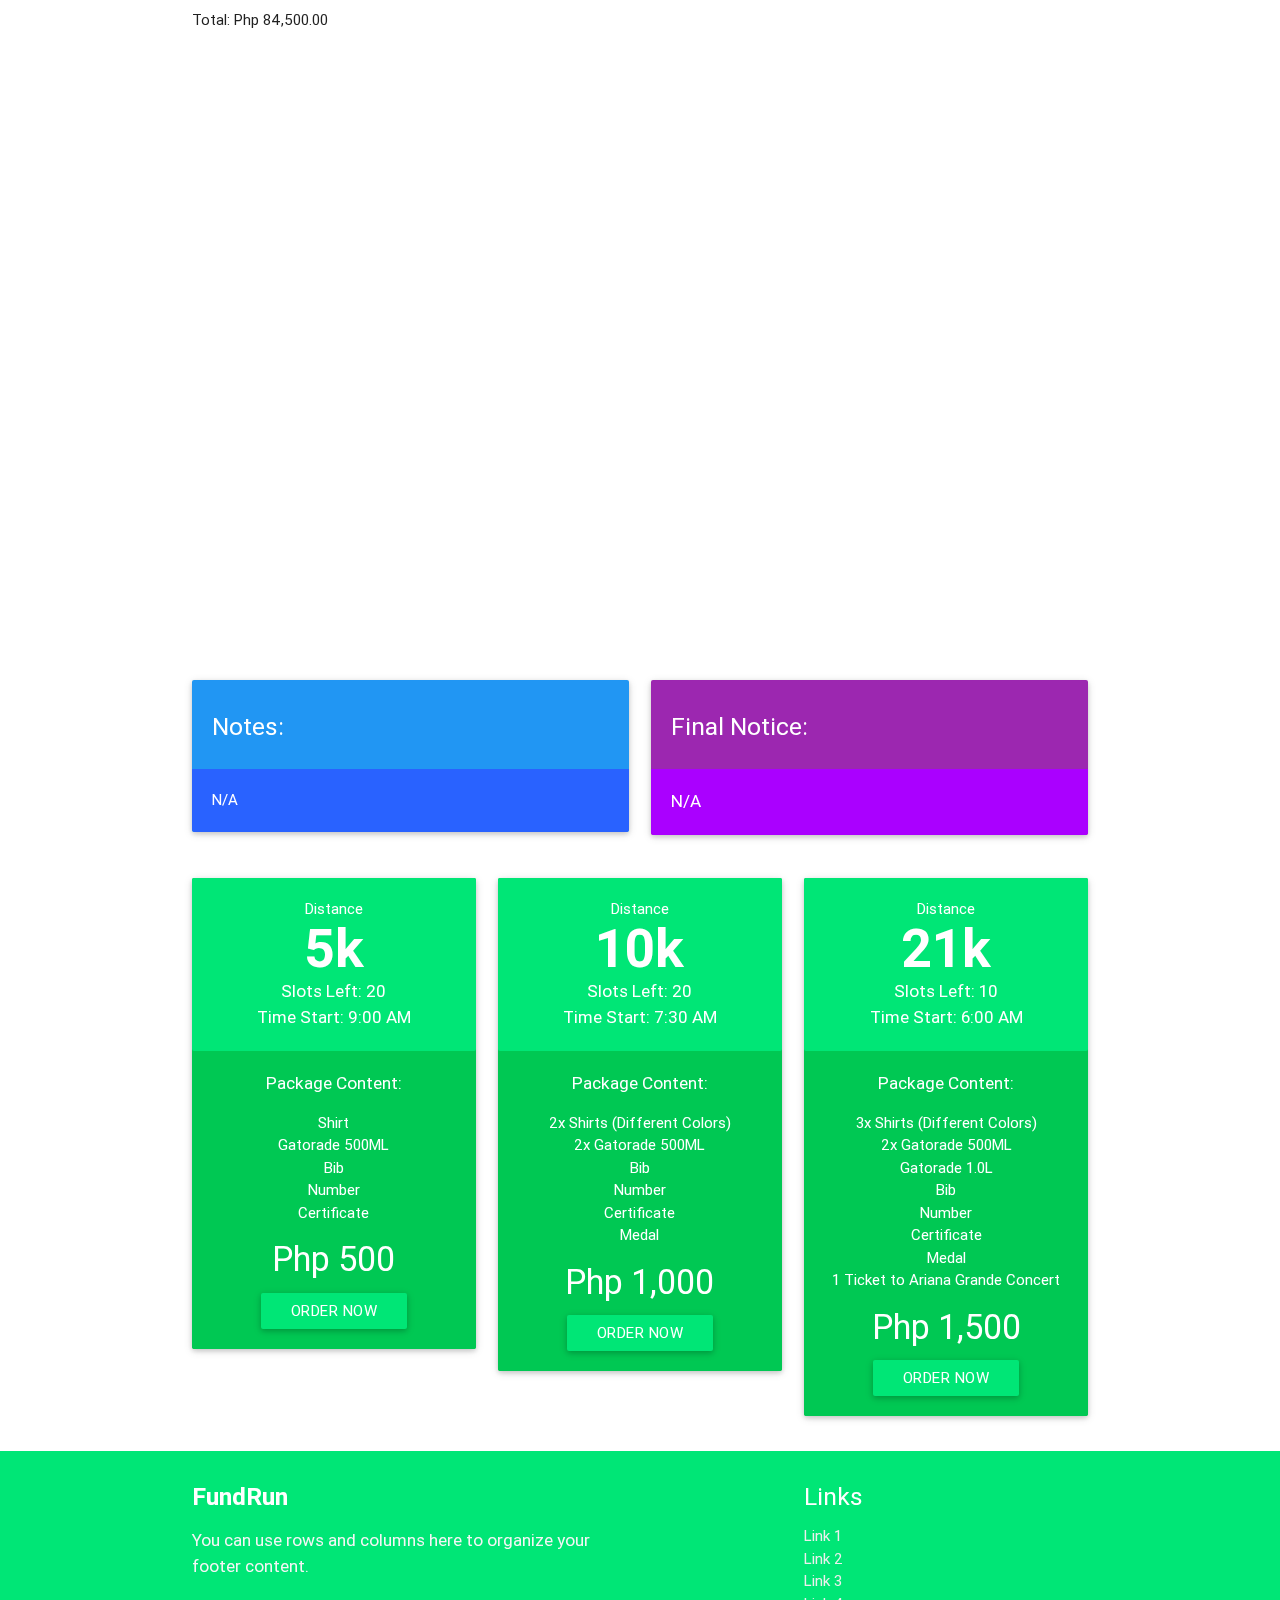
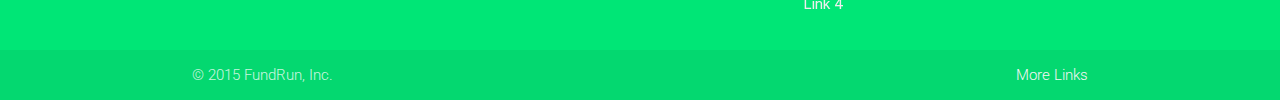
<file: events/takbo-batangas.html>
<!-- 
    Developed and designed by: LAURENZ TOLENTINO
    COLLEGE OF COMPUTER STUDIES
    COMPUTER SCIENCE - SOFTWARE TECHNOLOGY
    laurenz@outlook.ph
-->
<!doctype html>
<html>
    <head>
        <title>FundRun</title>
        <!-- Google styles -->        
        <link href="https://fonts.googleapis.com/icon?family=Material+Icons" rel="stylesheet"/>
        <link href='http://fonts.googleapis.com/css?family=Source+Sans+Pro:300,400,700' rel='stylesheet' type='text/css'/>
        <link href='http://fonts.googleapis.com/css?family=Vollkorn|Open+Sans:400,700' rel='stylesheet' type='text/css'/> 
        
        <!--Import materialize.css-->
        <link href='https://fonts.googleapis.com/css?family=Roboto:400,300,100,700,900,500' rel='stylesheet' type='text/css'>
        <link type="text/css" rel="stylesheet" href="../css/animate.min.css"/>
        <link type="text/css" rel="stylesheet" href="../css/materialize.css"  media="screen,projection"/>	      
        <link type="text/css" rel="stylesheet" href="../css/styles.css"/>
        <link type="text/css" rel="stylesheet" href="../css/animation.css"/>        
        <!-- Favicon -->
        <link rel="icon" type="image/png" href="../assets/img/hack2015-favicon.png">
        <!-- jquery -->
        <script type="text/javascript" src="../js/jquery-2.1.3.min.js"></script>      
                
        <!--Let browser know website is optimized for mobile-->
        <meta name="viewport" content="width=device-width, initial-scale=1.0, maximum-scale=1.0, user-scalable=yes"/>   
        <!-- Scroll Animation Initialize -->
        <style> [data-sr] { visibility: hidden; } </style>        
    </head>
    <!-- Start of Body -->
    <body class="white">
        <!-- 
            Navigation Area
        -->
        <div class="navbar-fixed ">
            <nav class="white-trans">
                <div class="nav-wrapper black-text">
                    <div class="row">
                        <div class="col s2 m1 right-border-grey">
                            <p class="flow-text center green-text text-accent-3 roboto-700"
                               style="margin-top: 0px;">
                                FundRun
                            </p>
                        </div>
                        <div class="col s5 m8 right-border-grey">
                            <form>
                                <div class="input-field">
                                    <input id="search" type="search" required placeholder="Search">
                                    <label for="search"><i class="material-icons">search</i></label>
                                </div>
                            </form>
                        </div>
                        <div class="col s10 m3 right">
                            <ul class="right hide-on-med-and-down black-text">
                                <li>
                                    <a href="#" class="green-text text-accent-3">
                                        <i class="material-icons right black-text">
                                            assignment_ind
                                        </i>
                                        Sign Up
                                    </a>
                                </li>
                                <li>
                                    <a href="#" class="green-text text-accent-3">
                                        <i class="material-icons right black-text">
                                            lock_open
                                        </i>
                                        Log In
                                    </a>
                                </li>
                            </ul>
                        </div>
                    </div>                                                
                </div>
            </nav>
        </div>
        <!-- 
            Main Content
        -->
        <section>
            <div class="container">
                <div class="row">
                    <div class="col s12 m8">
                        <h2 class="roboto-200 green-text text-accent-3 hide-on-small-only">
                            Takbo <br>
                            Batangas
                        </h2>
                        <h2 class="roboto-200 flow-text green-text text-accent-3 hide-on-med-and-up">
                            Takbo <br>
                            Batangas
                        </h2>
                        <div class="row">
                            <iframe width="100%" height="380" 
                                    src="https://www.youtube.com/embed/Zy9UYSoIZjM?rel=0" 
                                    frameborder="0" allowfullscreen></iframe>
                        </div>
                    </div>
                    <div class="col s12 m4">
                        <br>
                        <!-- Single Card -->
                        <div class="card">
                            <!-- Event Image -->                            
                            <div class="card-action">                                
                                <div>
                                    <span class="no-margin">Runners:</span>
                                    <h4 class="no-margin roboto-700 green-text text-accent-3">3</h4>
                                </div>
                                <div>
                                    <span class="no-margin">Available Slots:</span>
                                    <h4 class="no-margin roboto-700 orange-text text-accent-3">97</h4>
                                </div>
                                <div>
                                    <span class="no-margin">Days Left:</span>
                                    <h4 class="no-margin roboto-700 yellow-text text-accent-3">72 Days</h4>
                                </div>
                            </div>
                            <div class="card-action">
                                Laiya, Batangas, Philippines
                            </div>
                            <div class="card-action">
                                Support the Batangas beach cleanup drive through joining our Fun Run this coming 
                                November!!
                            </div>
                            <div class="card-action center">
                                <a class="btn green accent-3 white-text" href="#packages">
                                    Join This Event
                                </a>
                            </div>
                        </div>
                    </div>                    
                </div>
            </div>
            <div class="container">
                <div class="row">
                    <div class="col s12 m4">
                        <div class="card">
                            <div class="card-content">
                                <span>Date</span>
                                <h4 class="no-margin roboto-700">Nov. 27, 2015</h4>
                            </div>
                        </div>
                    </div>
                    <div class="col s12 m8">
                        <div class="card red accent-4 white-text">
                            <div class="card-content">                                
                                <h4 class="no-margin roboto-700">3% Achieved so far</h4>
                                <span>
                                    This event has not achieved its breakeven amount.
                                </span>
                            </div>
                        </div>
                    </div>
                </div>
            </div>
            <div class="container">
                <div class="row">
                    <div class="col s12 m8">
                        <p class="flow-text">
                            <b>About this event</b>                                    
                        </p>
                        <p class="">
                            This fun event aims to raise funds for painting and furnishing temporary homes of 
                            our kababayans affected by typhoon Yolanda. By leveraging Boysen's resources 
                            with the help of the City of Manila, SM Properties, and SM Corporation, we can
                            use exercise in order to live a healthier life while at the same time provide funds for
                            those affected by typhoons through the Boysen Bagong Bahay Foundation.
                        </p>
                        <p class="flow-text">
                            <b>
                                Batangas Environment Committee
                            </b>                                    
                        </p>
                        <p class="">
                            The Batangenos aims to rebuild or construct new homes for
                            those affected by natural calamities. It is the Non-Profit arm of Boysen Paint Corporation
                            through its Social Programs.
                        </p>
                        <p class="flow-text">
                            <b>Breakdown of Expenses for the preparation of the Event</b>                                    
                        </p>
                        <p class="">
                            The Batangas Environment Committee will not keep any funds from the proceeds. 
                            Funds earned from the event will either be divided through either expenses and
                            the rest will go through the creation of new homes.
                        </p>
                        <ul>
                            <li>Venue Reservation: Php 17,000.00</li>
                            <li>Stage: Php 20,000.00</li>
                            <li>Audio Equipment: Php 15,000.00</li>
                            <li>Equipment Logistics: Php 7,000.00</li>
                            <li>Event Permit: Php 500.00</li>
                            <li>Publicity Materials: Php: 10,000.00</li>
                            <li>Design Agency Contract: Php 15,000</li>
                            <br>
                            <li>Total: Php 84,500.00</li>
                        </ul>
                        
                    </div>
                    <div class="col s12 m4">
                        <div class="card">
                            <div class="card-content">
                                <h4 class="roboto-700">
                                    Batangas Environment Committee
                                </h4>
                                <span class="green-text">
                                    Verified User
                                </span>
                            </div>
                            <div class="card-action">
                                <p class="">
                                    Batangas Environment Committee
                                    aims to protect Batangas' natural resources through
                                    funding new equipment and research.
                                </p>
                            </div>
                            <div class="card-action">
                                Laiya, San Juan <br>
                                Batangas, Philippines
                            </div>
                            <div class="card-action">
                                tao@batangas.ph <br>
                                0912-123-3423<br>
                                (02)321-3142<br>
                            </div>
                        </div>
                    </div>
                </div>
            </div>
            <div class="container">
                <iframe src="https://www.google.com/maps/embed?pb=!1m18!1m12!1m3!1d3876.7979136450695!2d121.403904!3d13.6700488!2m3!1f0!2f0!3f0!3m2!1i1024!2i768!4f13.1!3m3!1m2!1s0x33bd2f796febb349%3A0xd4780c51f42a8055!2sLaiya+Coco+Grove+Resort!5e0!3m2!1sen!2ssg!4v1441484008942" 
                        width="100%" height="600" frameborder="0" style="border:0" allowfullscreen></iframe>
            </div>
            <div id="sponsors">
                <div class="container">
                    <div class="row">
                        <div class="col s12 m6">
                            <div class="card blue">
                                <div class="card-content white-text">
                                    <h5>Notes: </h5>
                                </div>                            
                                <div class="card-content blue accent-4 white-text">
                                    N/A
                                </div>
                            </div>    
                        </div>   
                        <div class="col s12 m6">
                            <div class="card purple">
                                <div class="card-content white-text">
                                    <h5>Final Notice:</h5>
                                </div>                            
                                <div class="card-content purple accent-4 white-text">
                                    <p>
                                        N/A
                                    </p>
                                </div>
                            </div>    
                        </div>
                    </div>
                </div>
            </div>
            <div id="packages">
                <div class="container">
                    <div class="row">
                        <div class="col s12 m4">
                            <div class="card green accent-4 ">
                                <div class="card-content green accent-3 white-text center">
                                    <span class="no-margin">Distance</span>
                                    <h2 class="roboto-700 no-margin">5k</h2>
                                    <p>
                                        Slots Left: 20
                                    </p>
                                    <p>
                                        Time Start: 9:00 AM
                                    </p>
                                </div>
                                <div class="card-content green accent-4 center white-text">
                                    <p>Package Content: </p>
                                    <ul>
                                        <li>Shirt</li>
                                        <li>Gatorade 500ML</li>
                                        <li>Bib</li>
                                        <li>Number</li>
                                        <li>Certificate</li>
                                    </ul>
                                    <h4>Php 500</h4>
                                    <button class="btn green accent-3">
                                        Order Now
                                    </button>
                                </div>
                            </div>
                        </div>
                        <div class="col s12 m4">
                            <div class="card green accent-4 ">
                                <div class="card-content green accent-3 white-text center">
                                    <span class="no-margin">Distance</span>
                                    <h2 class="roboto-700 no-margin">10k</h2>
                                    <p>
                                        Slots Left: 20
                                    </p>
                                    <p>
                                        Time Start: 7:30 AM
                                    </p>
                                </div>
                                <div class="card-content green accent-4 center white-text">
                                    <p>Package Content: </p>
                                    <ul>
                                        <li>2x Shirts (Different Colors)</li>
                                        <li>2x Gatorade 500ML</li>
                                        <li>Bib</li>
                                        <li>Number</li>
                                        <li>Certificate</li>
                                        <li>Medal</li>
                                    </ul>
                                    <h4>Php 1,000</h4>
                                    <button class="btn green accent-3">
                                        Order Now
                                    </button>
                                </div>
                            </div>
                        </div>
                        <div class="col s12 m4">
                            <div class="card green accent-4 ">
                                <div class="card-content green accent-3 white-text center">
                                    <span class="no-margin">Distance</span>
                                    <h2 class="roboto-700 no-margin">21k</h2>
                                    <p>
                                        Slots Left: 10
                                    </p>
                                    <p>
                                        Time Start: 6:00 AM
                                    </p>
                                </div>
                                <div class="card-content green accent-4 center white-text">
                                    <p>Package Content: </p>
                                    <ul>
                                        <li>3x Shirts (Different Colors)</li>
                                        <li>2x Gatorade 500ML</li>
                                        <li>Gatorade 1.0L</li>
                                        <li>Bib</li>
                                        <li>Number</li>
                                        <li>Certificate</li>
                                        <li>Medal</li>
                                        <li>1 Ticket to Ariana Grande Concert</li>
                                    </ul>
                                    <h4>Php 1,500</h4>
                                    <button class="btn green accent-3">
                                        Order Now
                                    </button>
                                </div>
                            </div>
                        </div>
                    </div>
                </div>
            </div>
        </section>
        <!-- 
            Footer starts below
        -->
        <footer class="page-footer green accent-3">
            <div class="container">
                <div class="row">
                    <div class="col l6 s12">
                        <h5 class="white-text roboto-700">
                            FundRun
                        </h5>
                        <p class="grey-text text-lighten-4">
                            You can use rows and columns here to organize your footer content.
                        </p>
                    </div>
                    <div class="col l4 offset-l2 s12">
                        <h5 class="white-text">Links</h5>
                        <ul>
                            <li><a class="grey-text text-lighten-3" href="#!">Link 1</a></li>
                            <li><a class="grey-text text-lighten-3" href="#!">Link 2</a></li>
                            <li><a class="grey-text text-lighten-3" href="#!">Link 3</a></li>
                            <li><a class="grey-text text-lighten-3" href="#!">Link 4</a></li>
                        </ul>
                    </div>
                </div>
            </div>
          <div class="footer-copyright">
            <div class="container">
            © 2015 FundRun, Inc.
            <a class="grey-text text-lighten-4 right" href="#!">More Links</a>
            </div>
          </div>
        </footer>
        
        <!-- 
            Javascript only
        -->        
        <script type="text/javascript" src="../js/jquery-2.1.3.min.js"></script>
      	<script type="text/javascript" src="../js/materialize.min.js"></script>        
        <script src='../js/scrollReveal.min.js'></script>
        <script src="../js/laurenz.js"></script>
         
        <script>
             window.sr = new scrollReveal();
        </script>
    </body>
</html>
</file>
<file: css/styles.css>
body{
    background: white;
    height: 100%;
    width: 100%;
}

section{
    margin: 0px 0px 0px 0px !important; 
    padding: 0px 0px 0px 0px !important;
}
#particles-js {
    /* Size */
    height: 100% !important;
    width: 100% !important;
    /* position */
    position: fixed !important;
    top: 0px !important;
    left: 0px !important;    
    z-index: 1 !important;
}

img {
    width: 100%;
}

p {
    font-size: 1.15em;
}

.pushdown-20p {
    padding-top: 20%;
}

#above {
    /*position: relative;
    z-index: 1;
    font-family: "Roboto";
    font-weight: 600;*/
    height: 100%;
    width: 100%;
    /*background: #5D1A35;*/
}
.center {
    text-align: center;
    align-content: center;
    align-items: center;
    align-self: center;    
}

.make-thick {
    font-family: "Roboto";
    font-weight: 600;
    font-size: 10em;
    
}
.roboto-200{
    font-family: "Roboto";
    font-weight: 200;
}

.roboto-300{
    font-family: "Roboto";
    font-weight: 300;
}

.roboto-400{
    font-family: "Roboto";
    font-weight: 400;
}

.roboto-500{
    font-family: "Roboto";
    font-weight: 500;
}

.roboto-700{
    font-family: "Roboto";
    font-weight: 700;
}

.font-s18 {
    font-size: 18px;
}

/* Bevan Font Face */
@font-face {
    font-family: "Bevan";
    src: url("assets/font/Bevan.tff");
}

@font-face {
  font-family: "Roboto";
  src: url("font/roboto/Roboto-Thin.woff2") format("woff2"), url("../font/roboto/Roboto-Thin.woff") format("woff"), url("../font/roboto/Roboto-Thin.ttf") format("truetype");
  font-weight: 200; }

@font-face {
  font-family: "Roboto";
  src: url("font/roboto/Roboto-Light.woff2") format("woff2"), url("../font/roboto/Roboto-Light.woff") format("woff"), url("../font/roboto/Roboto-Light.ttf") format("truetype");
  font-weight: 300; }

@font-face {
  font-family: "Roboto";
  src: url("font/roboto/Roboto-Regular.woff2") format("woff2"), url("../font/roboto/Roboto-Regular.woff") format("woff"), url("../font/roboto/Roboto-Regular.ttf") format("truetype");
  font-weight: 400; }

@font-face {
  font-family: "Roboto";
  src: url("font/roboto/Roboto-Medium.woff2") format("woff2"), url("../font/roboto/Roboto-Medium.woff") format("woff"), url("../font/roboto/Roboto-Medium.ttf") format("truetype");
  font-weight: 500; }

@font-face {
  font-family: "Roboto";
  src: url("font/roboto/Roboto-Bold.woff2") format("woff2"), url("../font/roboto/Roboto-Bold.woff") format("woff"), url("../font/roboto/Roboto-Bold.ttf") format("truetype");
  font-weight: 700; }
#below {
    background: rgb(9,9,9);
    padding-bottom: 0px;
    margin-bottom: -20px;
}

.typed-cursor{
    opacity: 1;
    -webkit-animation: blink 0.7s infinite;
    -moz-animation: blink 0.7s infinite;
    animation: blink 0.7s infinite;
}
@keyframes blink{
    0% { opacity:1; }
    50% { opacity:0; }
    100% { opacity:1; }
}
@-webkit-keyframes blink{
    0% { opacity:1; }
    50% { opacity:0; }
    100% { opacity:1; }
}
@-moz-keyframes blink{
    0% { opacity:1; }
    50% { opacity:0; }
    100% { opacity:1; }
}

#einstein-info {
    margin-bottom: -20px;    
}

.pushdown-10p {
    padding-top: 10%;
}
.pushdown-15p {
    padding-top: 15%;
}

.pushdown-5p {
    padding-top: 5%;
}

.text-right{
    text-align: right;
}
.text-left {
    text-align: left !important;
}

#start-navbar {
    /* size */
    height: 50px;
    width: 100%;
    /* color */    
    background: rgb(120, 210, 167);
    border-bottom: solid 1px rgb(71, 188, 132);
    /* position */
    position: fixed;
    top: 0px;
    left: 0px;
    margin-top: 0px;    
    padding-top: 0px;
    padding-left: 5%;
    line-height: 50px;
    z-index: 1000;
}

.footer {
    /* font */
    font-size: 1em;
    /* size */
    width: 100%;
    height: 40px;
    /* position */
    position: relative;
    
    bottom: 0px;
    /* color */
    border-top: solid 1px rgb(71, 188, 132);;    
}

.img-big-hero {    
    width: 100%;
}

#sec-1 { 
    padding-top: 15%;
    padding-bottom: 15%;    
    vertical-align: middle; 
    position: relative;
    z-index: 2;
}
#sec-2, #sec-3, #sec-4 {
    padding-top: 15%;
    padding-bottom: 15%;    
    vertical-align: middle; 
    position: relative;
    z-index: 2;
    bottom: 7px;
}



#learn-more {
    position: relative;
    top: 6em;
}


#above-fold {
    margin-top: 15px;
}

#weekview {
    height: 200px;
    max-height: 200px;
    overflow-y: visible;
}

.s-border-right {
    border-right: 1px solid rgba(160, 160, 160, 0.2);
}

.no-side-padding {
    padding-left: 0px !important;
    padding-right: 0px !important;
}

core-animated-pages {
  width: 85%;
  height: 85%;
  -webkit-user-select: none;
  overflow: hidden;
}

core-animated-pages > * {
  border-radius: 5px;
  font-size: 50px;
  background-color: white;
}

body /deep/ core-toolbar {
  background-color: #03a9f4;
  color: #fff;
}

core-menu {
  color: #01579b;
  margin: 10px 0 0 0;
}

core-menu > paper-item {
  transition: all 300ms ease-in-out;
}

paper-item a {
  text-decoration: none;
  color: currentcolor;
  margin-left: 5px;
}

core-menu > paper-item.core-selected {
  background: #e1f5fe;
}

@media all and (max-width: 480px) {
  core-animated-pages {
    width: 100%;
    height: 100%;
  }
}

.pitch-purple {
    background: #5D1A35;
}

.pitch-purple-text {
    color: #5D1A35 !important;    
}
.space-blue {
    background: rgb(32,47,62);
}
.bevan {
    font-family: 'Bevan';
}
.topbar-logo {
    padding-left: 20px;
}

.border-black {
    border: 2px solid;
    
    border-color: black;    
}

.cream {
    background: rgb(253,235,187);
}
.cream-text {
    color: rgb(253,235,187);
}
.border-cream {
    border: 2px solid;
    border-color: rgb(253,235,187);
}
.border-green {
    border: 2px solid;
    border-color: #6ADD6C;
    background: 0;
}
.border-side {
    border: 1px dashed;
    border-left: 7px solid;
    border-color: #6ADD6C;
}
.border-side-green {
    border: 1px dashed;
    border-left: 7px solid;
    border-color: #6ADD6C;
    transition: background 0.3s, color 0.3s;
    color: #6ADD6C;
}
.border-side-green:hover {
    background: #6ADD6C;
    color: black;
}
.border-side-red {
    border: 1px dashed;
    border-left: 7px solid;
    border-color: #ff5252;
    color: #ff5252;
    transition: background 0.3s, color 0.3s;
}
.border-side-red:hover {
    background: #ff5252;
    color: rgb(9,15,14);;
}
.border-side-white {
    border: 1px dashed;
    border-left: 7px solid;
    border-color: #eee;
    transition: background 0.3s, color 0.3s;
}
.border-side-white:hover{
    background: white;
    color: black;
}
.border-side-cyan {
    border: 1px dashed;
    border-left: 7px solid;
    border-color: #18ffff;
    color: #18ffff;
    transition: background 0.3s, color 0.3s;
}
.border-side-cyan:hover {
    background: #18ffff;
    color: #000 !important;
}
.border-side-cyan-nh {
    border: 1px dashed;
    border-left: 7px solid;
    border-color: #18ffff;
    color: #18ffff;
    transition: background 0.3s, color 0.3s;
}
.border-side-amber {
    border: 1px dashed;
    border-left: 7px solid;
    border-color: #ffc107;
    color: #ffc107;
    transition: background 0.3s, color 0.3s;
}
.border-side-amber:hover {
    background: #ffc107;
    color: #000 !important;
}
.border-side-purple {
    border: 1px dashed;
    border-left: 7px solid;
    border-color: #b388ff;
    color: #b388ff;
    transition: background 0.3s, color 0.3s;
}
.border-side-purple:hover {
    background: #b388ff;
    color: black;
}
.border-side-teal{
    border: 1px dashed;
    border-left: 7px solid;
    border-color: #009688;
    color: #009688;
    transition: background 0.3s, color 0.3s;
}
.border-side-teal:hover {
    background: #009688;
    color: black;
}

.border-side-orange{
    border: 1px dashed;
    border-left: 7px solid;
    border-color: #ff5722;
    color: #ff5722;
    transition: background 0.3s, color 0.3s;
}
.border-side-orange:hover {
    background: #ff5722;
    color: black;
}
.no-margin {
    margin: 0 !important;
}
.green-wine {
    background: rgb(9,15,14);
}
.green-mint {
    background: /*rgb(41,118,81)*/;	
    background: #2f815c;
}
.green-spot{
    background: #6ADD6C;
}
.green-wine-text {
    color: rgb(9,15,14);
}
.green-mint-text {
    color: rgb(41,118,81);	
}
.green-spot-text {
    color: #6ADD6C;
}
.green-spot-text {
    color: #6ADD6C !important;
}
#container {
    position: absolute;
    z-index: 1;
}

.top {
    position: relative;
    z-index: 2;
}

.green-moss {
    background: rgb(9,15,14);
}
.scrollable {
    overflow-y: scroll  !important;
    overflow: scroll;
}

.image-title {
    width: 60%;
}

.overlay-ground {
    width: 100%;
}

.right-border-grey {
    border-right: 1px solid;
    border-right-color: #eee;
    height: 64px
}

.event-image {
    height: 215px;
    min-height: 215px;
    overflow: hidden;
}

    .event-image img {
        width: 100%;
    }

.story-image-big {
    height: 400px;
    overflow: hidden;
}

    .story-image-big img {
        width: 100%;
    }

.white-trans {
    background: rgba(255, 255, 255, 0.99);
}



.border-grey {
    border: 2px solid;
    border-color: #616161;
    background: 0;
}

#atf {
    height: 500px;
    width: 100%;
    background-image: url(../assets/img/football-pitch.jpg);
    background-size: cover;
}
</file>
<file: css/animation.css>
/*
==============================================
CSS3 ANIMATION CHEAT SHEET
==============================================

Made by Justin Aguilar

www.justinaguilar.com/animations/

Questions, comments, concerns, love letters:
justin@justinaguilar.com
==============================================
*/

/*
==============================================
slideDown
==============================================
*/


.slideDown{
	animation-name: slideDown;
	-webkit-animation-name: slideDown;	

	animation-duration: 1s;	
	-webkit-animation-duration: 1s;

	animation-timing-function: ease;	
	-webkit-animation-timing-function: ease;	

	visibility: visible !important;						
}

@keyframes slideDown {
	0% {
		transform: translateY(-100%);
	}
	50%{
		transform: translateY(8%);
	}
	65%{
		transform: translateY(-4%);
	}
	80%{
		transform: translateY(4%);
	}
	95%{
		transform: translateY(-2%);
	}			
	100% {
		transform: translateY(0%);
	}		
}

@-webkit-keyframes slideDown {
	0% {
		-webkit-transform: translateY(-100%);
	}
	50%{
		-webkit-transform: translateY(8%);
	}
	65%{
		-webkit-transform: translateY(-4%);
	}
	80%{
		-webkit-transform: translateY(4%);
	}
	95%{
		-webkit-transform: translateY(-2%);
	}			
	100% {
		-webkit-transform: translateY(0%);
	}	
}

/*
==============================================
slideUp
==============================================
*/


.slideUp{
	animation-name: slideUp;
	-webkit-animation-name: slideUp;	

	animation-duration: 1s;	
	-webkit-animation-duration: 1s;

	animation-timing-function: ease;	
	-webkit-animation-timing-function: ease;

	visibility: visible !important;			
}

@keyframes slideUp {
	0% {
		transform: translateY(100%);
	}
	50%{
		transform: translateY(-8%);
	}
	65%{
		transform: translateY(4%);
	}
	80%{
		transform: translateY(-4%);
	}
	95%{
		transform: translateY(2%);
	}			
	100% {
		transform: translateY(0%);
	}	
}

@-webkit-keyframes slideUp {
	0% {
		-webkit-transform: translateY(100%);
	}
	50%{
		-webkit-transform: translateY(-8%);
	}
	65%{
		-webkit-transform: translateY(4%);
	}
	80%{
		-webkit-transform: translateY(-4%);
	}
	95%{
		-webkit-transform: translateY(2%);
	}			
	100% {
		-webkit-transform: translateY(0%);
	}	
}

/*
==============================================
slideLeft
==============================================
*/


.slideLeft{
	animation-name: slideLeft;
	-webkit-animation-name: slideLeft;	

	animation-duration: 1s;	
	-webkit-animation-duration: 1s;

	animation-timing-function: ease-in-out;	
	-webkit-animation-timing-function: ease-in-out;		

	visibility: visible !important;	
}

@keyframes slideLeft {
	0% {
		transform: translateX(150%);
	}
	50%{
		transform: translateX(-8%);
	}
	65%{
		transform: translateX(4%);
	}
	80%{
		transform: translateX(-4%);
	}
	95%{
		transform: translateX(2%);
	}			
	100% {
		transform: translateX(0%);
	}
}

@-webkit-keyframes slideLeft {
	0% {
		-webkit-transform: translateX(150%);
	}
	50%{
		-webkit-transform: translateX(-8%);
	}
	65%{
		-webkit-transform: translateX(4%);
	}
	80%{
		-webkit-transform: translateX(-4%);
	}
	95%{
		-webkit-transform: translateX(2%);
	}			
	100% {
		-webkit-transform: translateX(0%);
	}
}

/*
==============================================
slideRight
==============================================
*/


.slideRight{
	animation-name: slideRight;
	-webkit-animation-name: slideRight;	

	animation-duration: 1s;	
	-webkit-animation-duration: 1s;

	animation-timing-function: ease-in-out;	
	-webkit-animation-timing-function: ease-in-out;		

	visibility: visible !important;	
}

@keyframes slideRight {
	0% {
		transform: translateX(-150%);
	}
	50%{
		transform: translateX(8%);
	}
	65%{
		transform: translateX(-4%);
	}
	80%{
		transform: translateX(4%);
	}
	95%{
		transform: translateX(-2%);
	}			
	100% {
		transform: translateX(0%);
	}	
}

@-webkit-keyframes slideRight {
	0% {
		-webkit-transform: translateX(-150%);
	}
	50%{
		-webkit-transform: translateX(8%);
	}
	65%{
		-webkit-transform: translateX(-4%);
	}
	80%{
		-webkit-transform: translateX(4%);
	}
	95%{
		-webkit-transform: translateX(-2%);
	}			
	100% {
		-webkit-transform: translateX(0%);
	}
}

/*
==============================================
slideExpandUp
==============================================
*/


.slideExpandUp{
	animation-name: slideExpandUp;
	-webkit-animation-name: slideExpandUp;	

	animation-duration: 1.6s;	
	-webkit-animation-duration: 1.6s;

	animation-timing-function: ease-out;	
	-webkit-animation-timing-function: ease -out;

	visibility: visible !important;	
}

@keyframes slideExpandUp {
	0% {
		transform: translateY(100%) scaleX(0.5);
	}
	30%{
		transform: translateY(-8%) scaleX(0.5);
	}	
	40%{
		transform: translateY(2%) scaleX(0.5);
	}
	50%{
		transform: translateY(0%) scaleX(1.1);
	}
	60%{
		transform: translateY(0%) scaleX(0.9);		
	}
	70% {
		transform: translateY(0%) scaleX(1.05);
	}			
	80%{
		transform: translateY(0%) scaleX(0.95);		
	}
	90% {
		transform: translateY(0%) scaleX(1.02);
	}	
	100%{
		transform: translateY(0%) scaleX(1);		
	}
}

@-webkit-keyframes slideExpandUp {
	0% {
		-webkit-transform: translateY(100%) scaleX(0.5);
	}
	30%{
		-webkit-transform: translateY(-8%) scaleX(0.5);
	}	
	40%{
		-webkit-transform: translateY(2%) scaleX(0.5);
	}
	50%{
		-webkit-transform: translateY(0%) scaleX(1.1);
	}
	60%{
		-webkit-transform: translateY(0%) scaleX(0.9);		
	}
	70% {
		-webkit-transform: translateY(0%) scaleX(1.05);
	}			
	80%{
		-webkit-transform: translateY(0%) scaleX(0.95);		
	}
	90% {
		-webkit-transform: translateY(0%) scaleX(1.02);
	}	
	100%{
		-webkit-transform: translateY(0%) scaleX(1);		
	}
}

/*
==============================================
expandUp
==============================================
*/


.expandUp{
	animation-name: expandUp;
	-webkit-animation-name: expandUp;	

	animation-duration: 0.7s;	
	-webkit-animation-duration: 0.7s;

	animation-timing-function: ease;	
	-webkit-animation-timing-function: ease;		

	visibility: visible !important;	
}

@keyframes expandUp {
	0% {
		transform: translateY(100%) scale(0.6) scaleY(0.5);
	}
	60%{
		transform: translateY(-7%) scaleY(1.12);
	}
	75%{
		transform: translateY(3%);
	}	
	100% {
		transform: translateY(0%) scale(1) scaleY(1);
	}	
}

@-webkit-keyframes expandUp {
	0% {
		-webkit-transform: translateY(100%) scale(0.6) scaleY(0.5);
	}
	60%{
		-webkit-transform: translateY(-7%) scaleY(1.12);
	}
	75%{
		-webkit-transform: translateY(3%);
	}	
	100% {
		-webkit-transform: translateY(0%) scale(1) scaleY(1);
	}	
}

/*
==============================================
fadeIn
==============================================
*/

.fadeIn{
	animation-name: fadeIn;
	-webkit-animation-name: fadeIn;	

	animation-duration: 1.5s;	
	-webkit-animation-duration: 1.5s;

	animation-timing-function: ease-in-out;	
	-webkit-animation-timing-function: ease-in-out;		

	visibility: visible !important;	
}

@keyframes fadeIn {
	0% {
		transform: scale(0);
		opacity: 0.0;		
	}
	60% {
		transform: scale(1.1);	
	}
	80% {
		transform: scale(0.9);
		opacity: 1;	
	}	
	100% {
		transform: scale(1);
		opacity: 1;	
	}		
}

@-webkit-keyframes fadeIn {
	0% {
		-webkit-transform: scale(0);
		opacity: 0.0;		
	}
	60% {
		-webkit-transform: scale(1.1);
	}
	80% {
		-webkit-transform: scale(0.9);
		opacity: 1;	
	}	
	100% {
		-webkit-transform: scale(1);
		opacity: 1;	
	}		
}

/*
==============================================
expandOpen
==============================================
*/


.expandOpen{
	animation-name: expandOpen;
	-webkit-animation-name: expandOpen;	

	animation-duration: 1.2s;	
	-webkit-animation-duration: 1.2s;

	animation-timing-function: ease-out;	
	-webkit-animation-timing-function: ease-out;	

	visibility: visible !important;	
}

@keyframes expandOpen {
	0% {
		transform: scale(1.8);		
	}
	50% {
		transform: scale(0.95);
	}	
	80% {
		transform: scale(1.05);
	}
	90% {
		transform: scale(0.98);
	}	
	100% {
		transform: scale(1);
	}			
}

@-webkit-keyframes expandOpen {
	0% {
		-webkit-transform: scale(1.8);		
	}
	50% {
		-webkit-transform: scale(0.95);
	}	
	80% {
		-webkit-transform: scale(1.05);
	}
	90% {
		-webkit-transform: scale(0.98);
	}	
	100% {
		-webkit-transform: scale(1);
	}					
}

/*
==============================================
bigEntrance
==============================================
*/


.bigEntrance{
	animation-name: bigEntrance;
	-webkit-animation-name: bigEntrance;	

	animation-duration: 1.6s;	
	-webkit-animation-duration: 1.6s;

	animation-timing-function: ease-out;	
	-webkit-animation-timing-function: ease-out;	

	visibility: visible !important;			
}

@keyframes bigEntrance {
	0% {
		transform: scale(0.3) rotate(6deg) translateX(-30%) translateY(30%);
		opacity: 0.2;
	}
	30% {
		transform: scale(1.03) rotate(-2deg) translateX(2%) translateY(-2%);		
		opacity: 1;
	}
	45% {
		transform: scale(0.98) rotate(1deg) translateX(0%) translateY(0%);
		opacity: 1;
	}
	60% {
		transform: scale(1.01) rotate(-1deg) translateX(0%) translateY(0%);		
		opacity: 1;
	}	
	75% {
		transform: scale(0.99) rotate(1deg) translateX(0%) translateY(0%);
		opacity: 1;
	}
	90% {
		transform: scale(1.01) rotate(0deg) translateX(0%) translateY(0%);		
		opacity: 1;
	}	
	100% {
		transform: scale(1) rotate(0deg) translateX(0%) translateY(0%);
		opacity: 1;
	}		
}

@-webkit-keyframes bigEntrance {
	0% {
		-webkit-transform: scale(0.3) rotate(6deg) translateX(-30%) translateY(30%);
		opacity: 0.2;
	}
	30% {
		-webkit-transform: scale(1.03) rotate(-2deg) translateX(2%) translateY(-2%);		
		opacity: 1;
	}
	45% {
		-webkit-transform: scale(0.98) rotate(1deg) translateX(0%) translateY(0%);
		opacity: 1;
	}
	60% {
		-webkit-transform: scale(1.01) rotate(-1deg) translateX(0%) translateY(0%);		
		opacity: 1;
	}	
	75% {
		-webkit-transform: scale(0.99) rotate(1deg) translateX(0%) translateY(0%);
		opacity: 1;
	}
	90% {
		-webkit-transform: scale(1.01) rotate(0deg) translateX(0%) translateY(0%);		
		opacity: 1;
	}	
	100% {
		-webkit-transform: scale(1) rotate(0deg) translateX(0%) translateY(0%);
		opacity: 1;
	}				
}

/*
==============================================
hatch
==============================================
*/

.hatch{
	animation-name: hatch;
	-webkit-animation-name: hatch;	

	animation-duration: 2s;	
	-webkit-animation-duration: 2s;

	animation-timing-function: ease-in-out;	
	-webkit-animation-timing-function: ease-in-out;

	transform-origin: 50% 100%;
	-ms-transform-origin: 50% 100%;
	-webkit-transform-origin: 50% 100%; 

	visibility: visible !important;		
}

@keyframes hatch {
	0% {
		transform: rotate(0deg) scaleY(0.6);
	}
	20% {
		transform: rotate(-2deg) scaleY(1.05);
	}
	35% {
		transform: rotate(2deg) scaleY(1);
	}
	50% {
		transform: rotate(-2deg);
	}	
	65% {
		transform: rotate(1deg);
	}	
	80% {
		transform: rotate(-1deg);
	}		
	100% {
		transform: rotate(0deg);
	}									
}

@-webkit-keyframes hatch {
	0% {
		-webkit-transform: rotate(0deg) scaleY(0.6);
	}
	20% {
		-webkit-transform: rotate(-2deg) scaleY(1.05);
	}
	35% {
		-webkit-transform: rotate(2deg) scaleY(1);
	}
	50% {
		-webkit-transform: rotate(-2deg);
	}	
	65% {
		-webkit-transform: rotate(1deg);
	}	
	80% {
		-webkit-transform: rotate(-1deg);
	}		
	100% {
		-webkit-transform: rotate(0deg);
	}		
}


/*
==============================================
bounce
==============================================
*/


.bounce{
	animation-name: bounce;
	-webkit-animation-name: bounce;	

	animation-duration: 1.6s;	
	-webkit-animation-duration: 1.6s;

	animation-timing-function: ease;	
	-webkit-animation-timing-function: ease;	
	
	transform-origin: 50% 100%;
	-ms-transform-origin: 50% 100%;
	-webkit-transform-origin: 50% 100%; 	
}

@keyframes bounce {
	0% {
		transform: translateY(0%) scaleY(0.6);
	}
	60%{
		transform: translateY(-100%) scaleY(1.1);
	}
	70%{
		transform: translateY(0%) scaleY(0.95) scaleX(1.05);
	}
	80%{
		transform: translateY(0%) scaleY(1.05) scaleX(1);
	}	
	90%{
		transform: translateY(0%) scaleY(0.95) scaleX(1);
	}				
	100%{
		transform: translateY(0%) scaleY(1) scaleX(1);
	}	
}

@-webkit-keyframes bounce {
	0% {
		-webkit-transform: translateY(0%) scaleY(0.6);
	}
	60%{
		-webkit-transform: translateY(-100%) scaleY(1.1);
	}
	70%{
		-webkit-transform: translateY(0%) scaleY(0.95) scaleX(1.05);
	}
	80%{
		-webkit-transform: translateY(0%) scaleY(1.05) scaleX(1);
	}	
	90%{
		-webkit-transform: translateY(0%) scaleY(0.95) scaleX(1);
	}				
	100%{
		-webkit-transform: translateY(0%) scaleY(1) scaleX(1);
	}		
}


/*
==============================================
pulse
==============================================
*/

.pulse{
	animation-name: pulse;
	-webkit-animation-name: pulse;	

	animation-duration: 1.5s;	
	-webkit-animation-duration: 1.5s;

	animation-iteration-count: infinite;
	-webkit-animation-iteration-count: infinite;
}

@keyframes pulse {
	0% {
		transform: scale(0.9);
		opacity: 0.7;		
	}
	50% {
		transform: scale(1);
		opacity: 1;	
	}	
	100% {
		transform: scale(0.9);
		opacity: 0.7;	
	}			
}

@-webkit-keyframes pulse {
	0% {
		-webkit-transform: scale(0.95);
		opacity: 0.7;		
	}
	50% {
		-webkit-transform: scale(1);
		opacity: 1;	
	}	
	100% {
		-webkit-transform: scale(0.95);
		opacity: 0.7;	
	}			
}

/*
==============================================
floating
==============================================
*/

.floating{
	animation-name: floating;
	-webkit-animation-name: floating;

	animation-duration: 1.5s;	
	-webkit-animation-duration: 1.5s;

	animation-iteration-count: infinite;
	-webkit-animation-iteration-count: infinite;
}

@keyframes floating {
	0% {
		transform: translateY(0%);	
	}
	50% {
		transform: translateY(8%);	
	}	
	100% {
		transform: translateY(0%);
	}			
}

@-webkit-keyframes floating {
	0% {
		-webkit-transform: translateY(0%);	
	}
	50% {
		-webkit-transform: translateY(8%);	
	}	
	100% {
		-webkit-transform: translateY(0%);
	}			
}

/*
==============================================
tossing
==============================================
*/

.tossing{
	animation-name: tossing;
	-webkit-animation-name: tossing;	

	animation-duration: 2.5s;	
	-webkit-animation-duration: 2.5s;

	animation-iteration-count: infinite;
	-webkit-animation-iteration-count: infinite;
}

@keyframes tossing {
	0% {
		transform: rotate(-4deg);	
	}
	50% {
		transform: rotate(4deg);
	}
	100% {
		transform: rotate(-4deg);	
	}						
}

@-webkit-keyframes tossing {
	0% {
		-webkit-transform: rotate(-4deg);	
	}
	50% {
		-webkit-transform: rotate(4deg);
	}
	100% {
		-webkit-transform: rotate(-4deg);	
	}				
}

/*
==============================================
pullUp
==============================================
*/

.pullUp{
	animation-name: pullUp;
	-webkit-animation-name: pullUp;	

	animation-duration: 1.1s;	
	-webkit-animation-duration: 1.1s;

	animation-timing-function: ease-out;	
	-webkit-animation-timing-function: ease-out;	

	transform-origin: 50% 100%;
	-ms-transform-origin: 50% 100%;
	-webkit-transform-origin: 50% 100%; 		
}

@keyframes pullUp {
	0% {
		transform: scaleY(0.1);
	}
	40% {
		transform: scaleY(1.02);
	}
	60% {
		transform: scaleY(0.98);
	}
	80% {
		transform: scaleY(1.01);
	}
	100% {
		transform: scaleY(0.98);
	}				
	80% {
		transform: scaleY(1.01);
	}
	100% {
		transform: scaleY(1);
	}							
}

@-webkit-keyframes pullUp {
	0% {
		-webkit-transform: scaleY(0.1);
	}
	40% {
		-webkit-transform: scaleY(1.02);
	}
	60% {
		-webkit-transform: scaleY(0.98);
	}
	80% {
		-webkit-transform: scaleY(1.01);
	}
	100% {
		-webkit-transform: scaleY(0.98);
	}				
	80% {
		-webkit-transform: scaleY(1.01);
	}
	100% {
		-webkit-transform: scaleY(1);
	}		
}

/*
==============================================
pullDown
==============================================
*/

.pullDown{
	animation-name: pullDown;
	-webkit-animation-name: pullDown;	

	animation-duration: 1.1s;	
	-webkit-animation-duration: 1.1s;

	animation-timing-function: ease-out;	
	-webkit-animation-timing-function: ease-out;	

	transform-origin: 50% 0%;
	-ms-transform-origin: 50% 0%;
	-webkit-transform-origin: 50% 0%; 		
}

@keyframes pullDown {
	0% {
		transform: scaleY(0.1);
	}
	40% {
		transform: scaleY(1.02);
	}
	60% {
		transform: scaleY(0.98);
	}
	80% {
		transform: scaleY(1.01);
	}
	100% {
		transform: scaleY(0.98);
	}				
	80% {
		transform: scaleY(1.01);
	}
	100% {
		transform: scaleY(1);
	}							
}

@-webkit-keyframes pullDown {
	0% {
		-webkit-transform: scaleY(0.1);
	}
	40% {
		-webkit-transform: scaleY(1.02);
	}
	60% {
		-webkit-transform: scaleY(0.98);
	}
	80% {
		-webkit-transform: scaleY(1.01);
	}
	100% {
		-webkit-transform: scaleY(0.98);
	}				
	80% {
		-webkit-transform: scaleY(1.01);
	}
	100% {
		-webkit-transform: scaleY(1);
	}		
}

/*
==============================================
stretchLeft
==============================================
*/

.stretchLeft{
	animation-name: stretchLeft;
	-webkit-animation-name: stretchLeft;	

	animation-duration: 1.5s;	
	-webkit-animation-duration: 1.5s;

	animation-timing-function: ease-out;	
	-webkit-animation-timing-function: ease-out;	

	transform-origin: 100% 0%;
	-ms-transform-origin: 100% 0%;
	-webkit-transform-origin: 100% 0%; 
}

@keyframes stretchLeft {
	0% {
		transform: scaleX(0.3);
	}
	40% {
		transform: scaleX(1.02);
	}
	60% {
		transform: scaleX(0.98);
	}
	80% {
		transform: scaleX(1.01);
	}
	100% {
		transform: scaleX(0.98);
	}				
	80% {
		transform: scaleX(1.01);
	}
	100% {
		transform: scaleX(1);
	}							
}

@-webkit-keyframes stretchLeft {
	0% {
		-webkit-transform: scaleX(0.3);
	}
	40% {
		-webkit-transform: scaleX(1.02);
	}
	60% {
		-webkit-transform: scaleX(0.98);
	}
	80% {
		-webkit-transform: scaleX(1.01);
	}
	100% {
		-webkit-transform: scaleX(0.98);
	}				
	80% {
		-webkit-transform: scaleX(1.01);
	}
	100% {
		-webkit-transform: scaleX(1);
	}		
}

/*
==============================================
stretchRight
==============================================
*/

.stretchRight{
	animation-name: stretchRight;
	-webkit-animation-name: stretchRight;	

	animation-duration: 1.5s;	
	-webkit-animation-duration: 1.5s;

	animation-timing-function: ease-out;	
	-webkit-animation-timing-function: ease-out;	

	transform-origin: 0% 0%;
	-ms-transform-origin: 0% 0%;
	-webkit-transform-origin: 0% 0%; 		
}

@keyframes stretchRight {
	0% {
		transform: scaleX(0.3);
	}
	40% {
		transform: scaleX(1.02);
	}
	60% {
		transform: scaleX(0.98);
	}
	80% {
		transform: scaleX(1.01);
	}
	100% {
		transform: scaleX(0.98);
	}				
	80% {
		transform: scaleX(1.01);
	}
	100% {
		transform: scaleX(1);
	}							
}

@-webkit-keyframes stretchRight {
	0% {
		-webkit-transform: scaleX(0.3);
	}
	40% {
		-webkit-transform: scaleX(1.02);
	}
	60% {
		-webkit-transform: scaleX(0.98);
	}
	80% {
		-webkit-transform: scaleX(1.01);
	}
	100% {
		-webkit-transform: scaleX(0.98);
	}				
	80% {
		-webkit-transform: scaleX(1.01);
	}
	100% {
		-webkit-transform: scaleX(1);
	}		
}
</file>
<file: demo/css/style.css>
/* =============================================================================
   HTML5 CSS Reset Minified - Eric Meyer
   ========================================================================== */

html,body,div,span,object,iframe,h1,h2,h3,h4,h5,h6,p,blockquote,pre,abbr,address,cite,code,del,dfn,em,img,ins,kbd,q,samp,small,strong,sub,sup,var,b,i,dl,dt,dd,ol,ul,li,fieldset,form,label,legend,table,caption,tbody,tfoot,thead,tr,th,td,article,aside,canvas,details,figcaption,figure,footer,header,hgroup,menu,nav,section,summary,time,mark,audio,video{margin:0;padding:0;border:0;outline:0;font-size:100%;vertical-align:baseline;background:transparent}
body{line-height:1}
article,aside,details,figcaption,figure,footer,header,hgroup,menu,nav,section{display:block}
nav ul{list-style:none}
blockquote,q{quotes:none}
blockquote:before,blockquote:after,q:before,q:after{content:none}
a{margin:0;padding:0;font-size:100%;vertical-align:baseline;background:transparent;text-decoration:none}
mark{background-color:#ff9;color:#000;font-style:italic;font-weight:bold}
del{text-decoration:line-through}
abbr[title],dfn[title]{border-bottom:1px dotted;cursor:help}
table{border-collapse:collapse;border-spacing:0}
hr{display:block;height:1px;border:0;border-top:1px solid #ccc;margin:1em 0;padding:0}
input,select{vertical-align:middle}
li{list-style:none}


/* =============================================================================
   My CSS
   ========================================================================== */

/* ---- base ---- */

html,body{ 
	width:100%;
	height:100%;
	background:#111;
}

html{
  -webkit-tap-highlight-color: rgba(0, 0, 0, 0);
}

body{
  font:normal 75% Arial, Helvetica, sans-serif;
}

canvas{
  display:block;
  vertical-align:bottom;
}


/* ---- stats.js ---- */

.count-particles{
  background: #000022;
  position: absolute;
  top: 48px;
  left: 0;
  width: 80px;
  color: #13E8E9;
  font-size: .8em;
  text-align: left;
  text-indent: 4px;
  line-height: 14px;
  padding-bottom: 2px;
  font-family: Helvetica, Arial, sans-serif;
  font-weight: bold;
}

.js-count-particles{
  font-size: 1.1em;
}

#stats,
.count-particles{
  -webkit-user-select: none;
  margin-top: 5px;
  margin-left: 5px;
}

#stats{
  border-radius: 3px 3px 0 0;
  overflow: hidden;
}

.count-particles{
  border-radius: 0 0 3px 3px;
}


/* ---- particles.js container ---- */

#particles-js{
  width: 100%;
  height: 100%;
  background-color: #b61924;
  background-image: url('');
  background-size: cover;
  background-position: 50% 50%;
  background-repeat: no-repeat;
}
</file>
